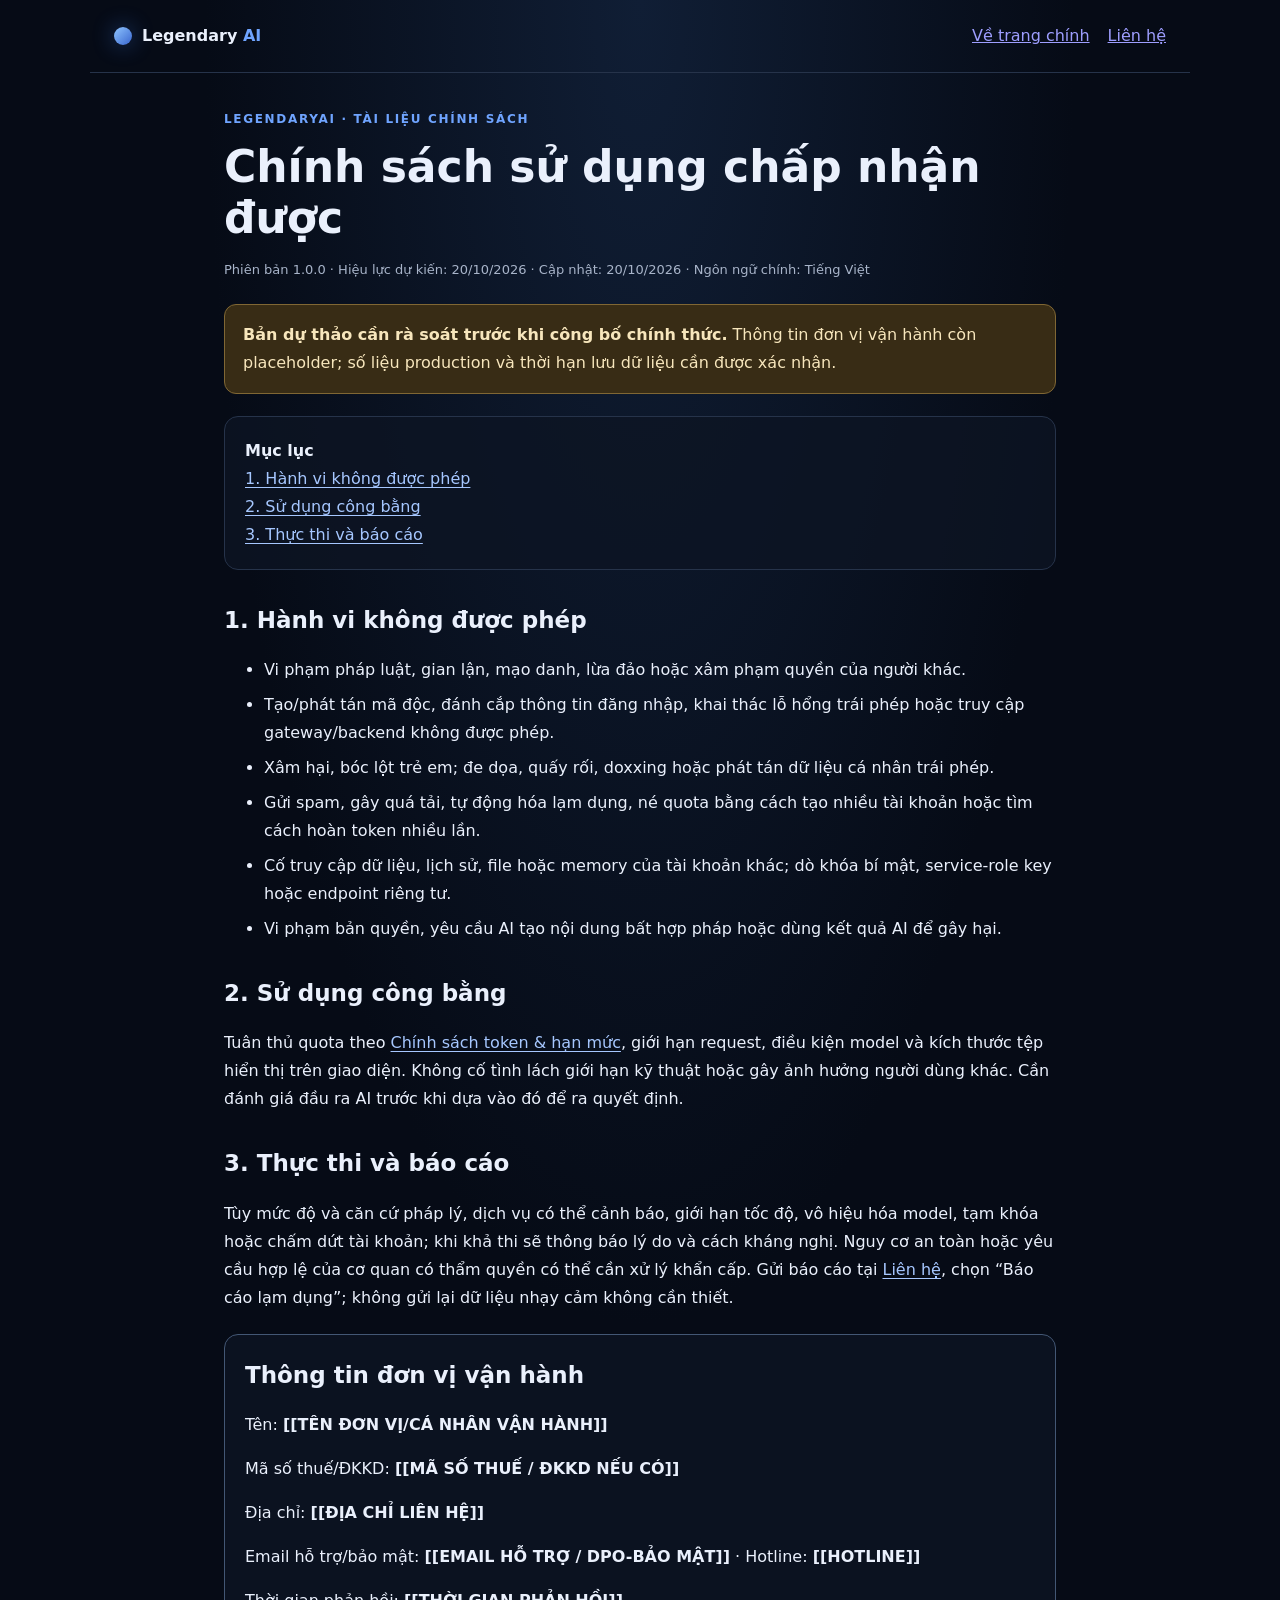
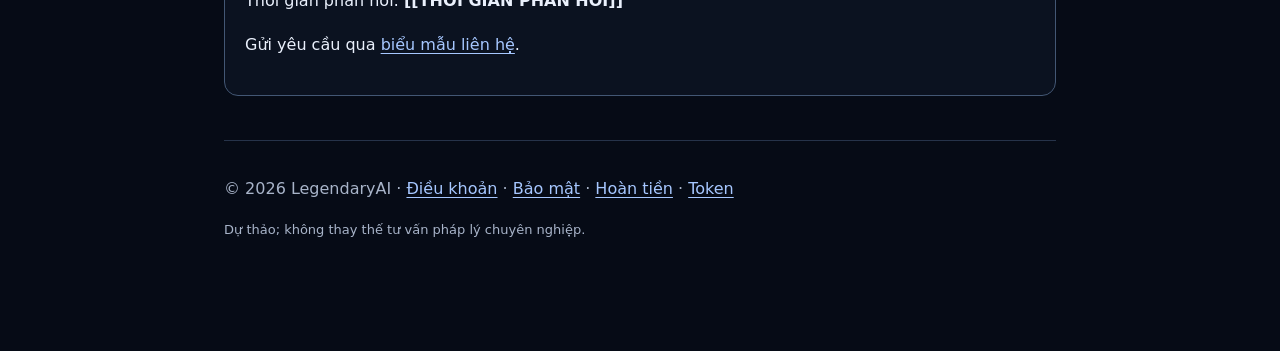
<file: legal/acceptable-use.html>
<!doctype html>
<html lang="vi"><head><meta charset="utf-8"><meta name="viewport" content="width=device-width, initial-scale=1"><title>Chính sách sử dụng chấp nhận được — LegendaryAI</title><meta name="description" content="Chính sách sử dụng chấp nhận được của LegendaryAI. Bản tiếng Việt, phiên bản 1.0.0."><link rel="canonical" href="https://legendaryai.vercel.app/acceptable-use"><link rel="stylesheet" href="/legal/legal.css"><meta name="robots" content="index,follow"></head>
<body><header class="legal-top"><a class="brand" href="/"><span class="orb"></span><span>Legendary <b>AI</b></span></a><nav><a href="/">Về trang chính</a><a href="/contact">Liên hệ</a></nav></header><main class="legal-wrap"><p class="eyebrow">LEGENDARYAI · TÀI LIỆU CHÍNH SÁCH</p><h1>Chính sách sử dụng chấp nhận được</h1><div class="meta">Phiên bản 1.0.0 · Hiệu lực dự kiến: 20/10/2026 · Cập nhật: 20/10/2026 · Ngôn ngữ chính: Tiếng Việt</div><div class="draft-warning"><strong>Bản dự thảo cần rà soát trước khi công bố chính thức.</strong> Thông tin đơn vị vận hành còn placeholder; số liệu production và thời hạn lưu dữ liệu cần được xác nhận.</div><nav class="toc" aria-label="Mục lục"><strong>Mục lục</strong><a href="#prohibited">1. Hành vi không được phép</a><a href="#fair">2. Sử dụng công bằng</a><a href="#enforcement">3. Thực thi và báo cáo</a></nav><section id="prohibited"><h2>1. Hành vi không được phép</h2><ul><li>Vi phạm pháp luật, gian lận, mạo danh, lừa đảo hoặc xâm phạm quyền của người khác.</li><li>Tạo/phát tán mã độc, đánh cắp thông tin đăng nhập, khai thác lỗ hổng trái phép hoặc truy cập gateway/backend không được phép.</li><li>Xâm hại, bóc lột trẻ em; đe dọa, quấy rối, doxxing hoặc phát tán dữ liệu cá nhân trái phép.</li><li>Gửi spam, gây quá tải, tự động hóa lạm dụng, né quota bằng cách tạo nhiều tài khoản hoặc tìm cách hoàn token nhiều lần.</li><li>Cố truy cập dữ liệu, lịch sử, file hoặc memory của tài khoản khác; dò khóa bí mật, service-role key hoặc endpoint riêng tư.</li><li>Vi phạm bản quyền, yêu cầu AI tạo nội dung bất hợp pháp hoặc dùng kết quả AI để gây hại.</li></ul></section>
<section id="fair"><h2>2. Sử dụng công bằng</h2><p>Tuân thủ quota theo <a href="/token-policy">Chính sách token & hạn mức</a>, giới hạn request, điều kiện model và kích thước tệp hiển thị trên giao diện. Không cố tình lách giới hạn kỹ thuật hoặc gây ảnh hưởng người dùng khác. Cần đánh giá đầu ra AI trước khi dựa vào đó để ra quyết định.</p></section>
<section id="enforcement"><h2>3. Thực thi và báo cáo</h2><p>Tùy mức độ và căn cứ pháp lý, dịch vụ có thể cảnh báo, giới hạn tốc độ, vô hiệu hóa model, tạm khóa hoặc chấm dứt tài khoản; khi khả thi sẽ thông báo lý do và cách kháng nghị. Nguy cơ an toàn hoặc yêu cầu hợp lệ của cơ quan có thẩm quyền có thể cần xử lý khẩn cấp. Gửi báo cáo tại <a href="/contact">Liên hệ</a>, chọn “Báo cáo lạm dụng”; không gửi lại dữ liệu nhạy cảm không cần thiết.</p></section>
<section class="operator"><h2>Thông tin đơn vị vận hành</h2><p>Tên: <strong>[[TÊN ĐƠN VỊ/CÁ NHÂN VẬN HÀNH]]</strong></p><p>Mã số thuế/ĐKKD: <strong>[[MÃ SỐ THUẾ / ĐKKD NẾU CÓ]]</strong></p><p>Địa chỉ: <strong>[[ĐỊA CHỈ LIÊN HỆ]]</strong></p><p>Email hỗ trợ/bảo mật: <strong>[[EMAIL HỖ TRỢ / DPO-BẢO MẬT]]</strong> · Hotline: <strong>[[HOTLINE]]</strong></p><p>Thời gian phản hồi: <strong>[[THỜI GIAN PHẢN HỒI]]</strong></p><p>Gửi yêu cầu qua <a href="/contact">biểu mẫu liên hệ</a>.</p></section><footer><p>© 2026 LegendaryAI · <a href="/terms">Điều khoản</a> · <a href="/privacy">Bảo mật</a> · <a href="/refund">Hoàn tiền</a> · <a href="/token-policy">Token</a></p><p class="small">Dự thảo; không thay thế tư vấn pháp lý chuyên nghiệp.</p></footer></main></body></html>
</file>
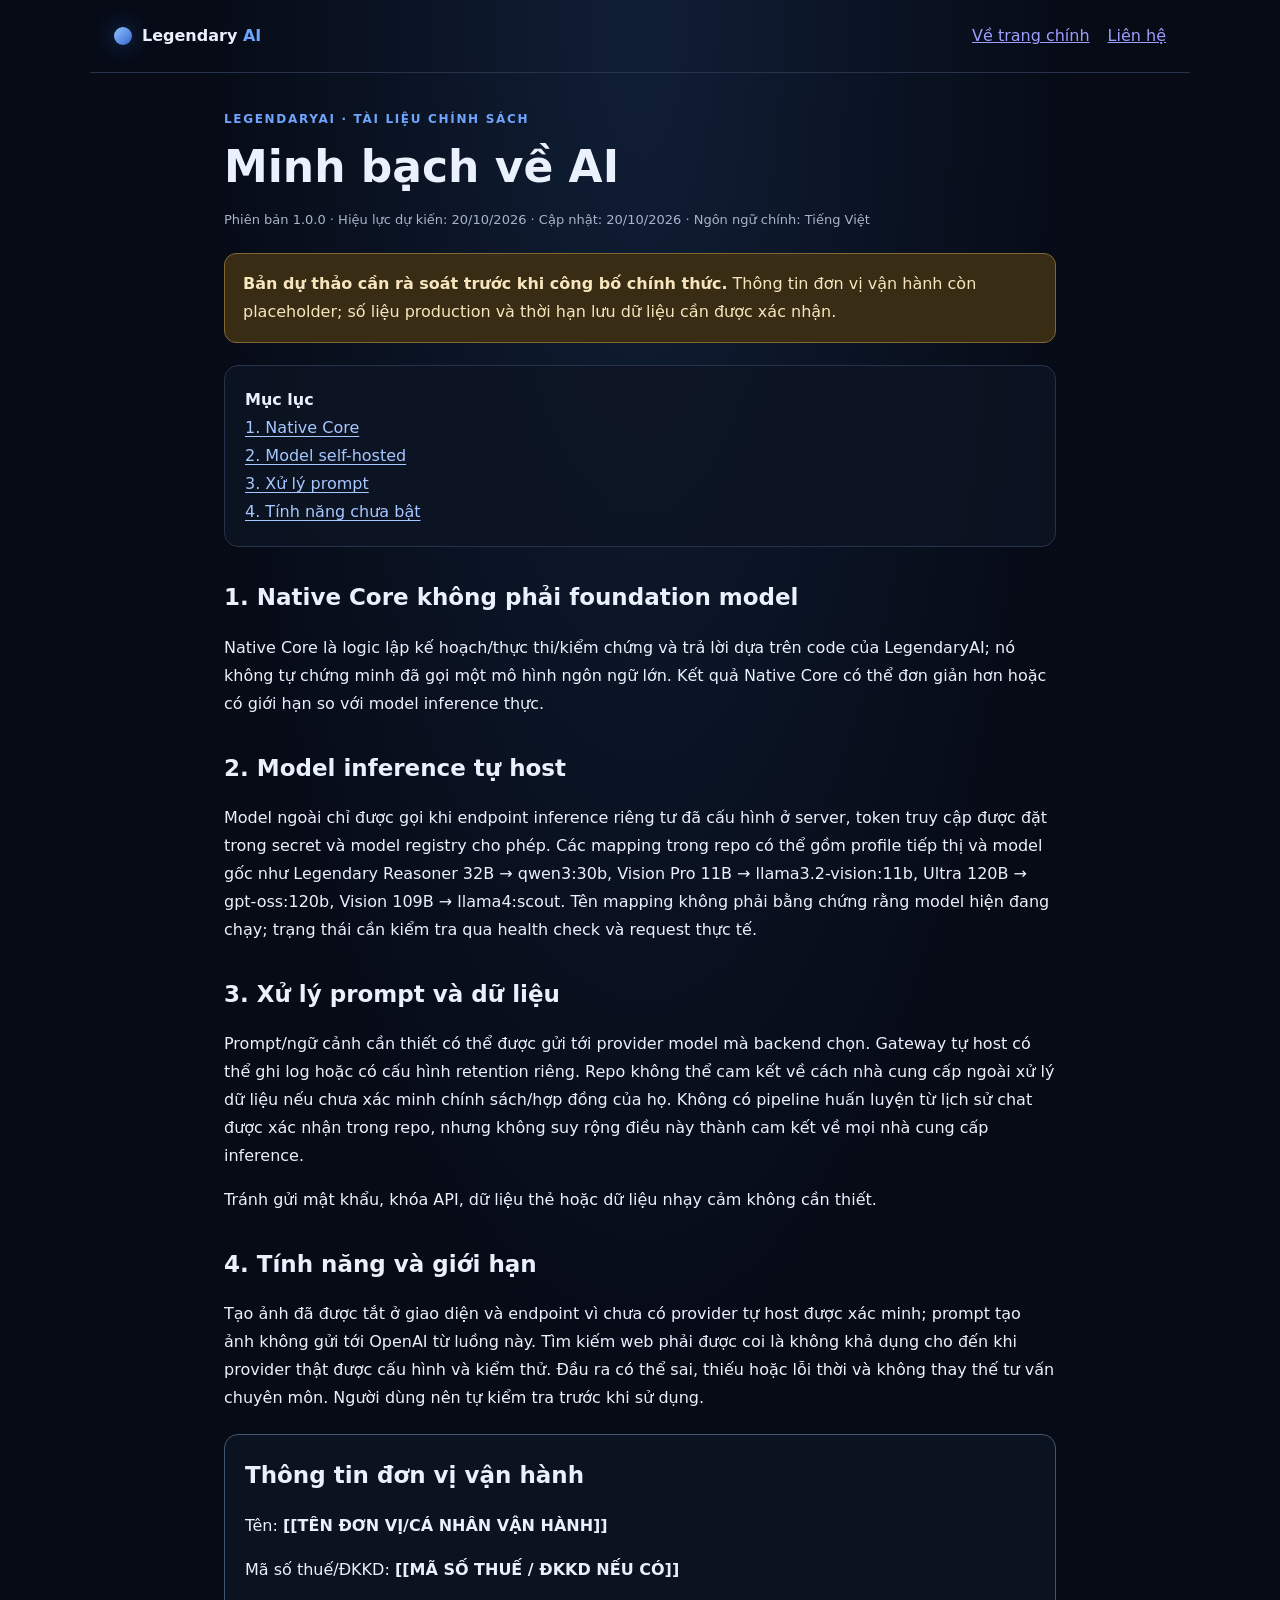
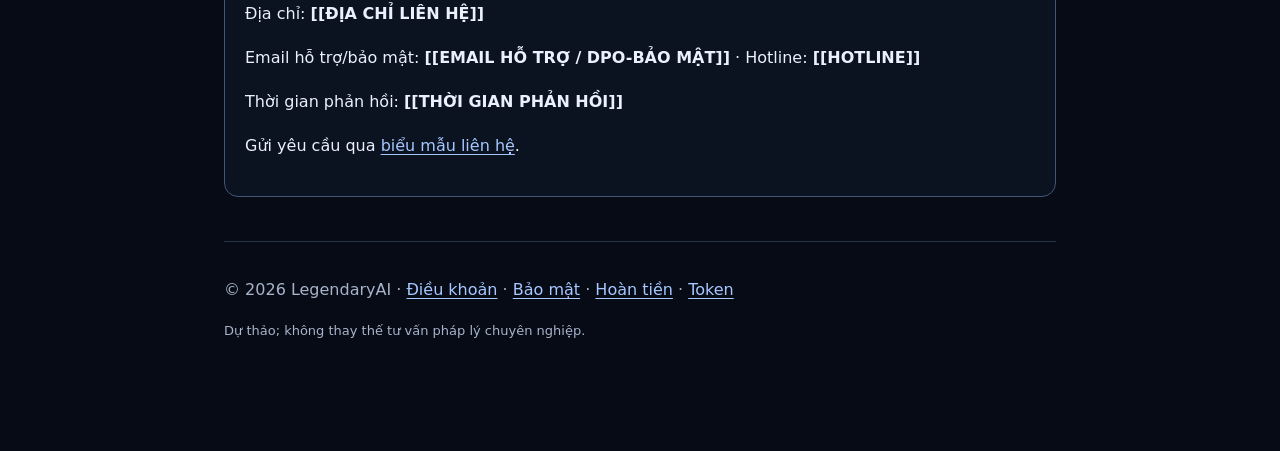
<file: legal/ai-disclosure.html>
<!doctype html>
<html lang="vi"><head><meta charset="utf-8"><meta name="viewport" content="width=device-width, initial-scale=1"><title>Minh bạch về AI — LegendaryAI</title><meta name="description" content="Minh bạch về AI của LegendaryAI. Bản tiếng Việt, phiên bản 1.0.0."><link rel="canonical" href="https://legendaryai.vercel.app/ai-disclosure"><link rel="stylesheet" href="/legal/legal.css"><meta name="robots" content="index,follow"></head>
<body><header class="legal-top"><a class="brand" href="/"><span class="orb"></span><span>Legendary <b>AI</b></span></a><nav><a href="/">Về trang chính</a><a href="/contact">Liên hệ</a></nav></header><main class="legal-wrap"><p class="eyebrow">LEGENDARYAI · TÀI LIỆU CHÍNH SÁCH</p><h1>Minh bạch về AI</h1><div class="meta">Phiên bản 1.0.0 · Hiệu lực dự kiến: 20/10/2026 · Cập nhật: 20/10/2026 · Ngôn ngữ chính: Tiếng Việt</div><div class="draft-warning"><strong>Bản dự thảo cần rà soát trước khi công bố chính thức.</strong> Thông tin đơn vị vận hành còn placeholder; số liệu production và thời hạn lưu dữ liệu cần được xác nhận.</div><nav class="toc" aria-label="Mục lục"><strong>Mục lục</strong><a href="#native">1. Native Core</a><a href="#models">2. Model self-hosted</a><a href="#data">3. Xử lý prompt</a><a href="#features">4. Tính năng chưa bật</a></nav><section id="native"><h2>1. Native Core không phải foundation model</h2><p>Native Core là logic lập kế hoạch/thực thi/kiểm chứng và trả lời dựa trên code của LegendaryAI; nó không tự chứng minh đã gọi một mô hình ngôn ngữ lớn. Kết quả Native Core có thể đơn giản hơn hoặc có giới hạn so với model inference thực.</p></section>
<section id="models"><h2>2. Model inference tự host</h2><p>Model ngoài chỉ được gọi khi endpoint inference riêng tư đã cấu hình ở server, token truy cập được đặt trong secret và model registry cho phép. Các mapping trong repo có thể gồm profile tiếp thị và model gốc như Legendary Reasoner 32B → qwen3:30b, Vision Pro 11B → llama3.2-vision:11b, Ultra 120B → gpt-oss:120b, Vision 109B → llama4:scout. Tên mapping không phải bằng chứng rằng model hiện đang chạy; trạng thái cần kiểm tra qua health check và request thực tế.</p></section>
<section id="data"><h2>3. Xử lý prompt và dữ liệu</h2><p>Prompt/ngữ cảnh cần thiết có thể được gửi tới provider model mà backend chọn. Gateway tự host có thể ghi log hoặc có cấu hình retention riêng. Repo không thể cam kết về cách nhà cung cấp ngoài xử lý dữ liệu nếu chưa xác minh chính sách/hợp đồng của họ. Không có pipeline huấn luyện từ lịch sử chat được xác nhận trong repo, nhưng không suy rộng điều này thành cam kết về mọi nhà cung cấp inference.</p><p>Tránh gửi mật khẩu, khóa API, dữ liệu thẻ hoặc dữ liệu nhạy cảm không cần thiết.</p></section>
<section id="features"><h2>4. Tính năng và giới hạn</h2><p>Tạo ảnh đã được tắt ở giao diện và endpoint vì chưa có provider tự host được xác minh; prompt tạo ảnh không gửi tới OpenAI từ luồng này. Tìm kiếm web phải được coi là không khả dụng cho đến khi provider thật được cấu hình và kiểm thử. Đầu ra có thể sai, thiếu hoặc lỗi thời và không thay thế tư vấn chuyên môn. Người dùng nên tự kiểm tra trước khi sử dụng.</p></section>
<section class="operator"><h2>Thông tin đơn vị vận hành</h2><p>Tên: <strong>[[TÊN ĐƠN VỊ/CÁ NHÂN VẬN HÀNH]]</strong></p><p>Mã số thuế/ĐKKD: <strong>[[MÃ SỐ THUẾ / ĐKKD NẾU CÓ]]</strong></p><p>Địa chỉ: <strong>[[ĐỊA CHỈ LIÊN HỆ]]</strong></p><p>Email hỗ trợ/bảo mật: <strong>[[EMAIL HỖ TRỢ / DPO-BẢO MẬT]]</strong> · Hotline: <strong>[[HOTLINE]]</strong></p><p>Thời gian phản hồi: <strong>[[THỜI GIAN PHẢN HỒI]]</strong></p><p>Gửi yêu cầu qua <a href="/contact">biểu mẫu liên hệ</a>.</p></section><footer><p>© 2026 LegendaryAI · <a href="/terms">Điều khoản</a> · <a href="/privacy">Bảo mật</a> · <a href="/refund">Hoàn tiền</a> · <a href="/token-policy">Token</a></p><p class="small">Dự thảo; không thay thế tư vấn pháp lý chuyên nghiệp.</p></footer></main></body></html>
</file>
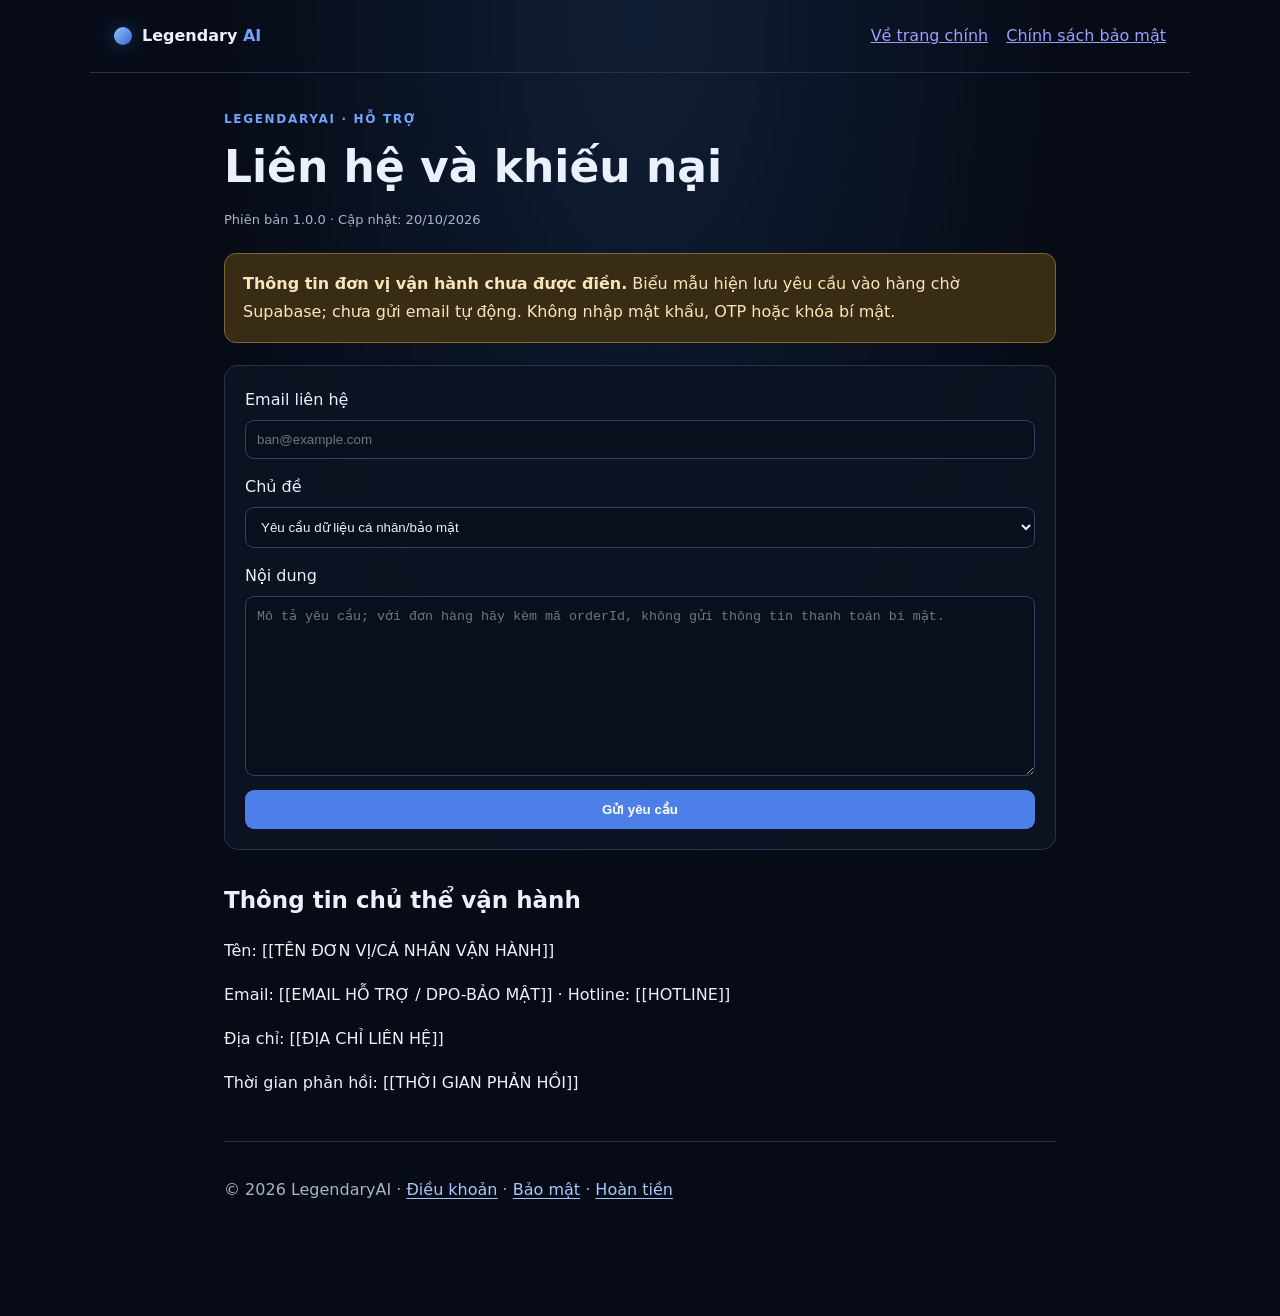
<file: legal/contact.html>
<!doctype html>
<html lang="vi"><head><meta charset="utf-8"><meta name="viewport" content="width=device-width,initial-scale=1"><title>Liên hệ và khiếu nại — LegendaryAI</title><meta name="description" content="Gửi yêu cầu hỗ trợ, quyền dữ liệu cá nhân, thanh toán hoặc báo cáo lạm dụng đến LegendaryAI."><link rel="canonical" href="https://legendaryai.vercel.app/contact"><link rel="stylesheet" href="/legal/legal.css"></head>
<body><header class="legal-top"><a class="brand" href="/"><span class="orb"></span><span>Legendary <b>AI</b></span></a><nav><a href="/">Về trang chính</a><a href="/privacy">Chính sách bảo mật</a></nav></header>
<main class="legal-wrap"><p class="eyebrow">LEGENDARYAI · HỖ TRỢ</p><h1>Liên hệ và khiếu nại</h1><div class="meta">Phiên bản 1.0.0 · Cập nhật: 20/10/2026</div><div class="draft-warning"><strong>Thông tin đơn vị vận hành chưa được điền.</strong> Biểu mẫu hiện lưu yêu cầu vào hàng chờ Supabase; chưa gửi email tự động. Không nhập mật khẩu, OTP hoặc khóa bí mật.</div>
<section class="legal-card"><form id="contactForm" class="contact-form"><label for="contactEmail">Email liên hệ<input id="contactEmail" name="email" type="email" required maxlength="254" autocomplete="email" placeholder="ban@example.com"></label><label for="contactTopic">Chủ đề<select id="contactTopic" name="topic" required><option value="privacy">Yêu cầu dữ liệu cá nhân/bảo mật</option><option value="billing">Thanh toán / đơn hàng / hoàn tiền</option><option value="bug">Báo lỗi kỹ thuật</option><option value="abuse">Báo cáo lạm dụng/vi phạm</option><option value="other">Khác</option></select></label><label for="contactMessage">Nội dung<textarea id="contactMessage" name="message" required minlength="15" maxlength="15000" placeholder="Mô tả yêu cầu; với đơn hàng hãy kèm mã orderId, không gửi thông tin thanh toán bí mật."></textarea></label><button type="submit" id="contactSubmit">Gửi yêu cầu</button><p id="contactStatus" class="status" role="status" aria-live="polite" hidden></p></form></section>
<section><h2>Thông tin chủ thể vận hành</h2><p>Tên: [[TÊN ĐƠN VỊ/CÁ NHÂN VẬN HÀNH]]</p><p>Email: [[EMAIL HỖ TRỢ / DPO-BẢO MẬT]] · Hotline: [[HOTLINE]]</p><p>Địa chỉ: [[ĐỊA CHỈ LIÊN HỆ]]</p><p>Thời gian phản hồi: [[THỜI GIAN PHẢN HỒI]]</p></section>
<footer><p>© 2026 LegendaryAI · <a href="/terms">Điều khoản</a> · <a href="/privacy">Bảo mật</a> · <a href="/refund">Hoàn tiền</a></p></footer></main>
<script src="/js/supabase-config.js"></script><script src="/legal/contact.js" defer></script></body></html>
</file>
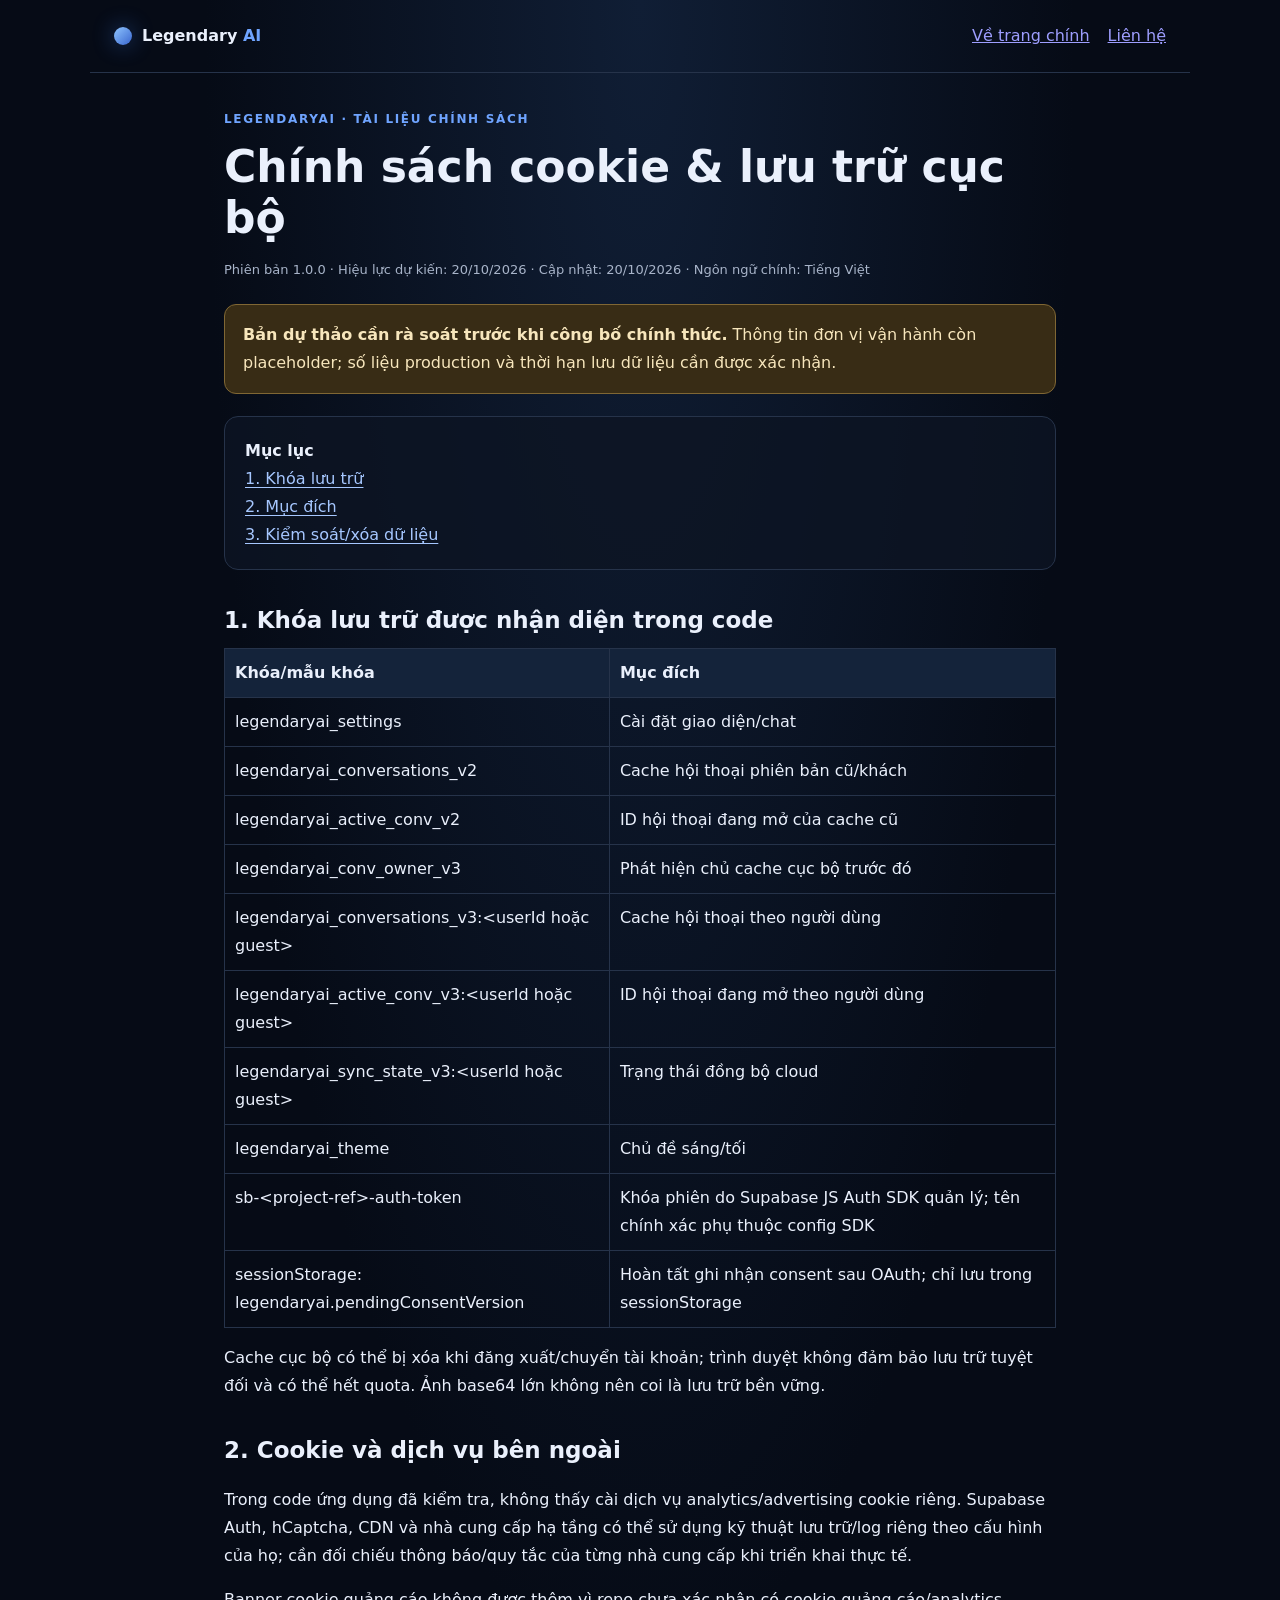
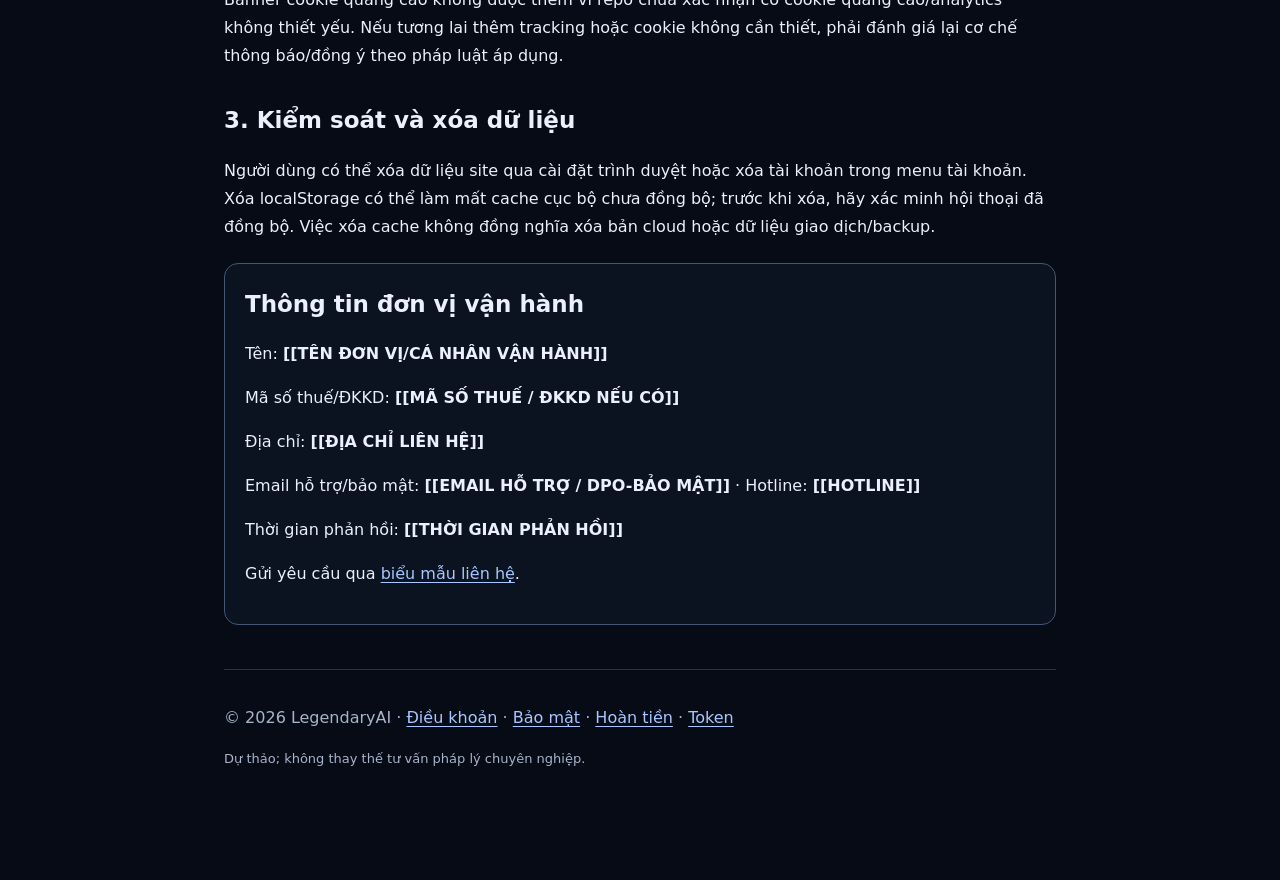
<file: legal/cookies.html>
<!doctype html>
<html lang="vi"><head><meta charset="utf-8"><meta name="viewport" content="width=device-width, initial-scale=1"><title>Chính sách cookie & lưu trữ cục bộ — LegendaryAI</title><meta name="description" content="Chính sách cookie & lưu trữ cục bộ của LegendaryAI. Bản tiếng Việt, phiên bản 1.0.0."><link rel="canonical" href="https://legendaryai.vercel.app/cookies"><link rel="stylesheet" href="/legal/legal.css"><meta name="robots" content="index,follow"></head>
<body><header class="legal-top"><a class="brand" href="/"><span class="orb"></span><span>Legendary <b>AI</b></span></a><nav><a href="/">Về trang chính</a><a href="/contact">Liên hệ</a></nav></header><main class="legal-wrap"><p class="eyebrow">LEGENDARYAI · TÀI LIỆU CHÍNH SÁCH</p><h1>Chính sách cookie & lưu trữ cục bộ</h1><div class="meta">Phiên bản 1.0.0 · Hiệu lực dự kiến: 20/10/2026 · Cập nhật: 20/10/2026 · Ngôn ngữ chính: Tiếng Việt</div><div class="draft-warning"><strong>Bản dự thảo cần rà soát trước khi công bố chính thức.</strong> Thông tin đơn vị vận hành còn placeholder; số liệu production và thời hạn lưu dữ liệu cần được xác nhận.</div><nav class="toc" aria-label="Mục lục"><strong>Mục lục</strong><a href="#keys">1. Khóa lưu trữ</a><a href="#purpose">2. Mục đích</a><a href="#choices">3. Kiểm soát/xóa dữ liệu</a></nav><section id="keys"><h2>1. Khóa lưu trữ được nhận diện trong code</h2><table><thead><tr><th>Khóa/mẫu khóa</th><th>Mục đích</th></tr></thead><tbody><tr><td>legendaryai_settings</td><td>Cài đặt giao diện/chat</td></tr><tr><td>legendaryai_conversations_v2</td><td>Cache hội thoại phiên bản cũ/khách</td></tr><tr><td>legendaryai_active_conv_v2</td><td>ID hội thoại đang mở của cache cũ</td></tr><tr><td>legendaryai_conv_owner_v3</td><td>Phát hiện chủ cache cục bộ trước đó</td></tr><tr><td>legendaryai_conversations_v3:&lt;userId hoặc guest&gt;</td><td>Cache hội thoại theo người dùng</td></tr><tr><td>legendaryai_active_conv_v3:&lt;userId hoặc guest&gt;</td><td>ID hội thoại đang mở theo người dùng</td></tr><tr><td>legendaryai_sync_state_v3:&lt;userId hoặc guest&gt;</td><td>Trạng thái đồng bộ cloud</td></tr><tr><td>legendaryai_theme</td><td>Chủ đề sáng/tối</td></tr><tr><td>sb-&lt;project-ref&gt;-auth-token</td><td>Khóa phiên do Supabase JS Auth SDK quản lý; tên chính xác phụ thuộc config SDK</td></tr><tr><td>sessionStorage: legendaryai.pendingConsentVersion</td><td>Hoàn tất ghi nhận consent sau OAuth; chỉ lưu trong sessionStorage</td></tr></tbody></table><p>Cache cục bộ có thể bị xóa khi đăng xuất/chuyển tài khoản; trình duyệt không đảm bảo lưu trữ tuyệt đối và có thể hết quota. Ảnh base64 lớn không nên coi là lưu trữ bền vững.</p></section>
<section id="purpose"><h2>2. Cookie và dịch vụ bên ngoài</h2><p>Trong code ứng dụng đã kiểm tra, không thấy cài dịch vụ analytics/advertising cookie riêng. Supabase Auth, hCaptcha, CDN và nhà cung cấp hạ tầng có thể sử dụng kỹ thuật lưu trữ/log riêng theo cấu hình của họ; cần đối chiếu thông báo/quy tắc của từng nhà cung cấp khi triển khai thực tế.</p><p>Banner cookie quảng cáo không được thêm vì repo chưa xác nhận có cookie quảng cáo/analytics không thiết yếu. Nếu tương lai thêm tracking hoặc cookie không cần thiết, phải đánh giá lại cơ chế thông báo/đồng ý theo pháp luật áp dụng.</p></section>
<section id="choices"><h2>3. Kiểm soát và xóa dữ liệu</h2><p>Người dùng có thể xóa dữ liệu site qua cài đặt trình duyệt hoặc xóa tài khoản trong menu tài khoản. Xóa localStorage có thể làm mất cache cục bộ chưa đồng bộ; trước khi xóa, hãy xác minh hội thoại đã đồng bộ. Việc xóa cache không đồng nghĩa xóa bản cloud hoặc dữ liệu giao dịch/backup.</p></section>
<section class="operator"><h2>Thông tin đơn vị vận hành</h2><p>Tên: <strong>[[TÊN ĐƠN VỊ/CÁ NHÂN VẬN HÀNH]]</strong></p><p>Mã số thuế/ĐKKD: <strong>[[MÃ SỐ THUẾ / ĐKKD NẾU CÓ]]</strong></p><p>Địa chỉ: <strong>[[ĐỊA CHỈ LIÊN HỆ]]</strong></p><p>Email hỗ trợ/bảo mật: <strong>[[EMAIL HỖ TRỢ / DPO-BẢO MẬT]]</strong> · Hotline: <strong>[[HOTLINE]]</strong></p><p>Thời gian phản hồi: <strong>[[THỜI GIAN PHẢN HỒI]]</strong></p><p>Gửi yêu cầu qua <a href="/contact">biểu mẫu liên hệ</a>.</p></section><footer><p>© 2026 LegendaryAI · <a href="/terms">Điều khoản</a> · <a href="/privacy">Bảo mật</a> · <a href="/refund">Hoàn tiền</a> · <a href="/token-policy">Token</a></p><p class="small">Dự thảo; không thay thế tư vấn pháp lý chuyên nghiệp.</p></footer></main></body></html>
</file>
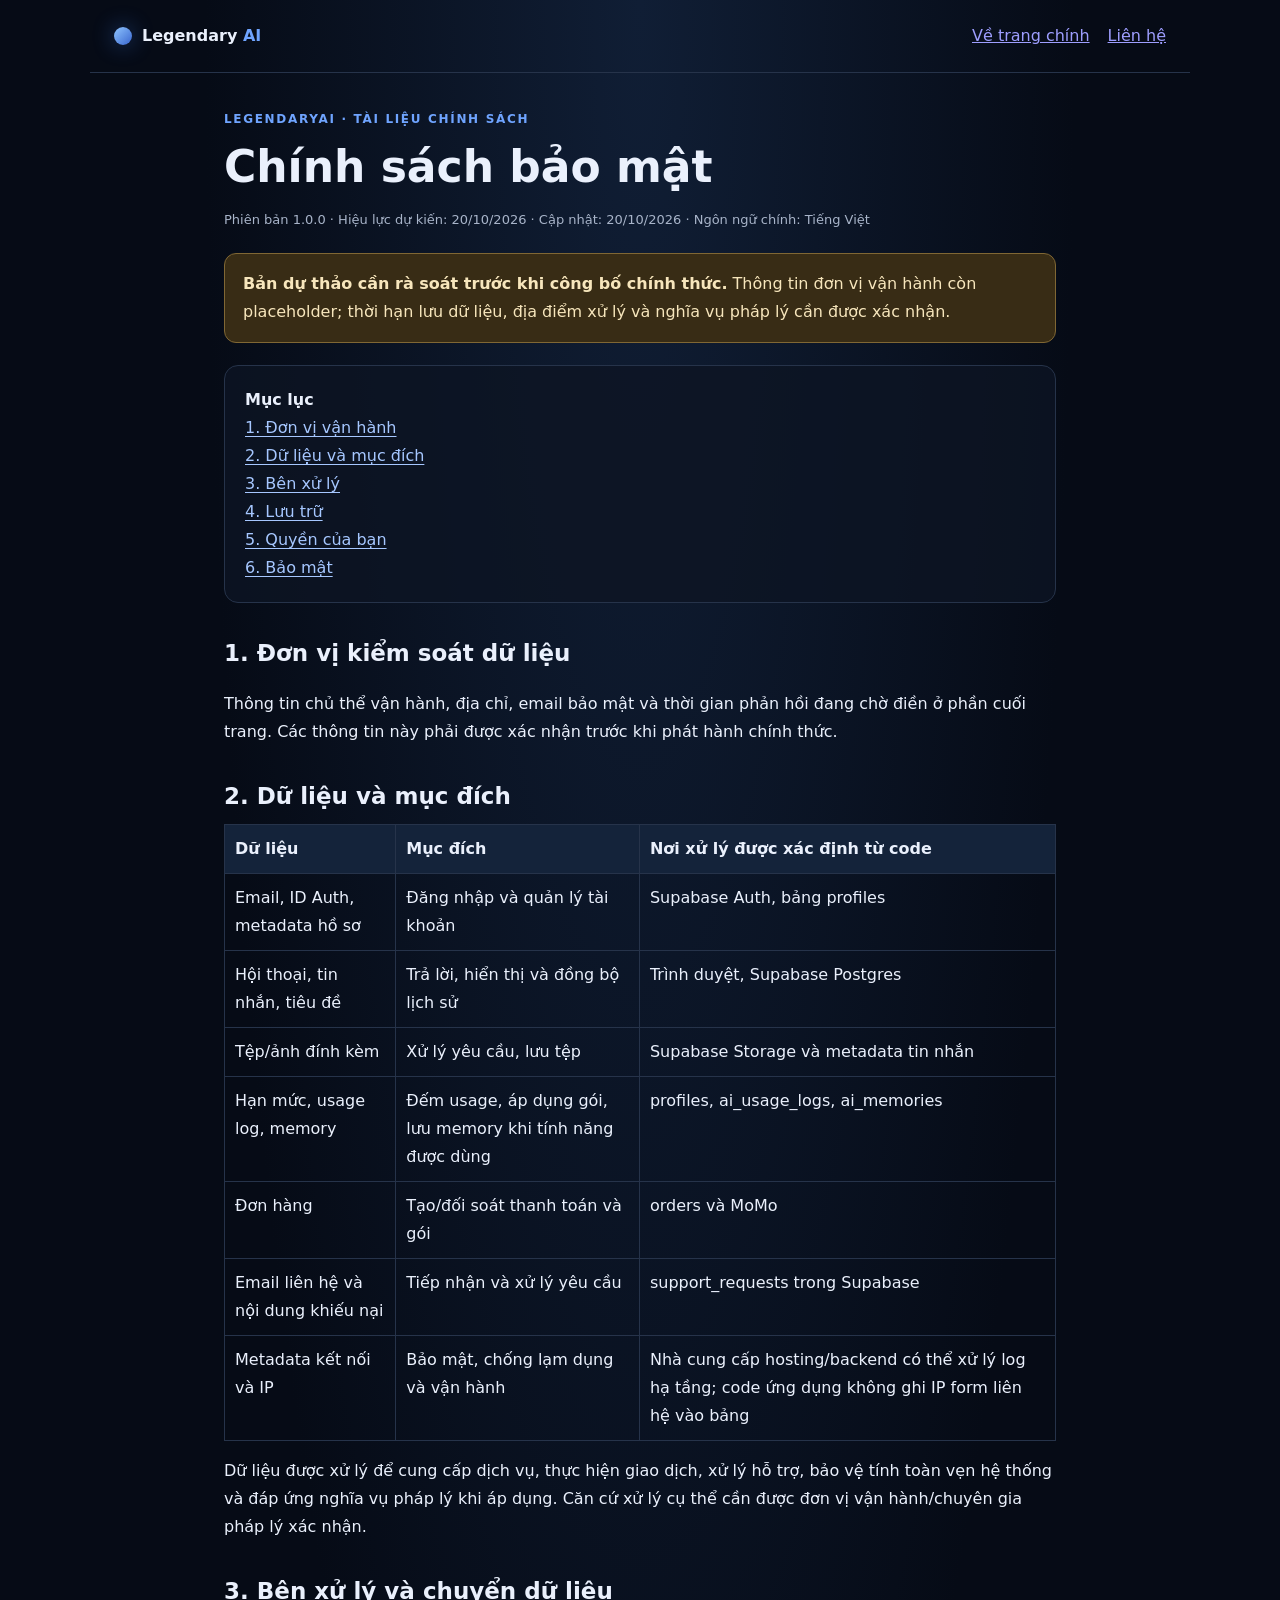
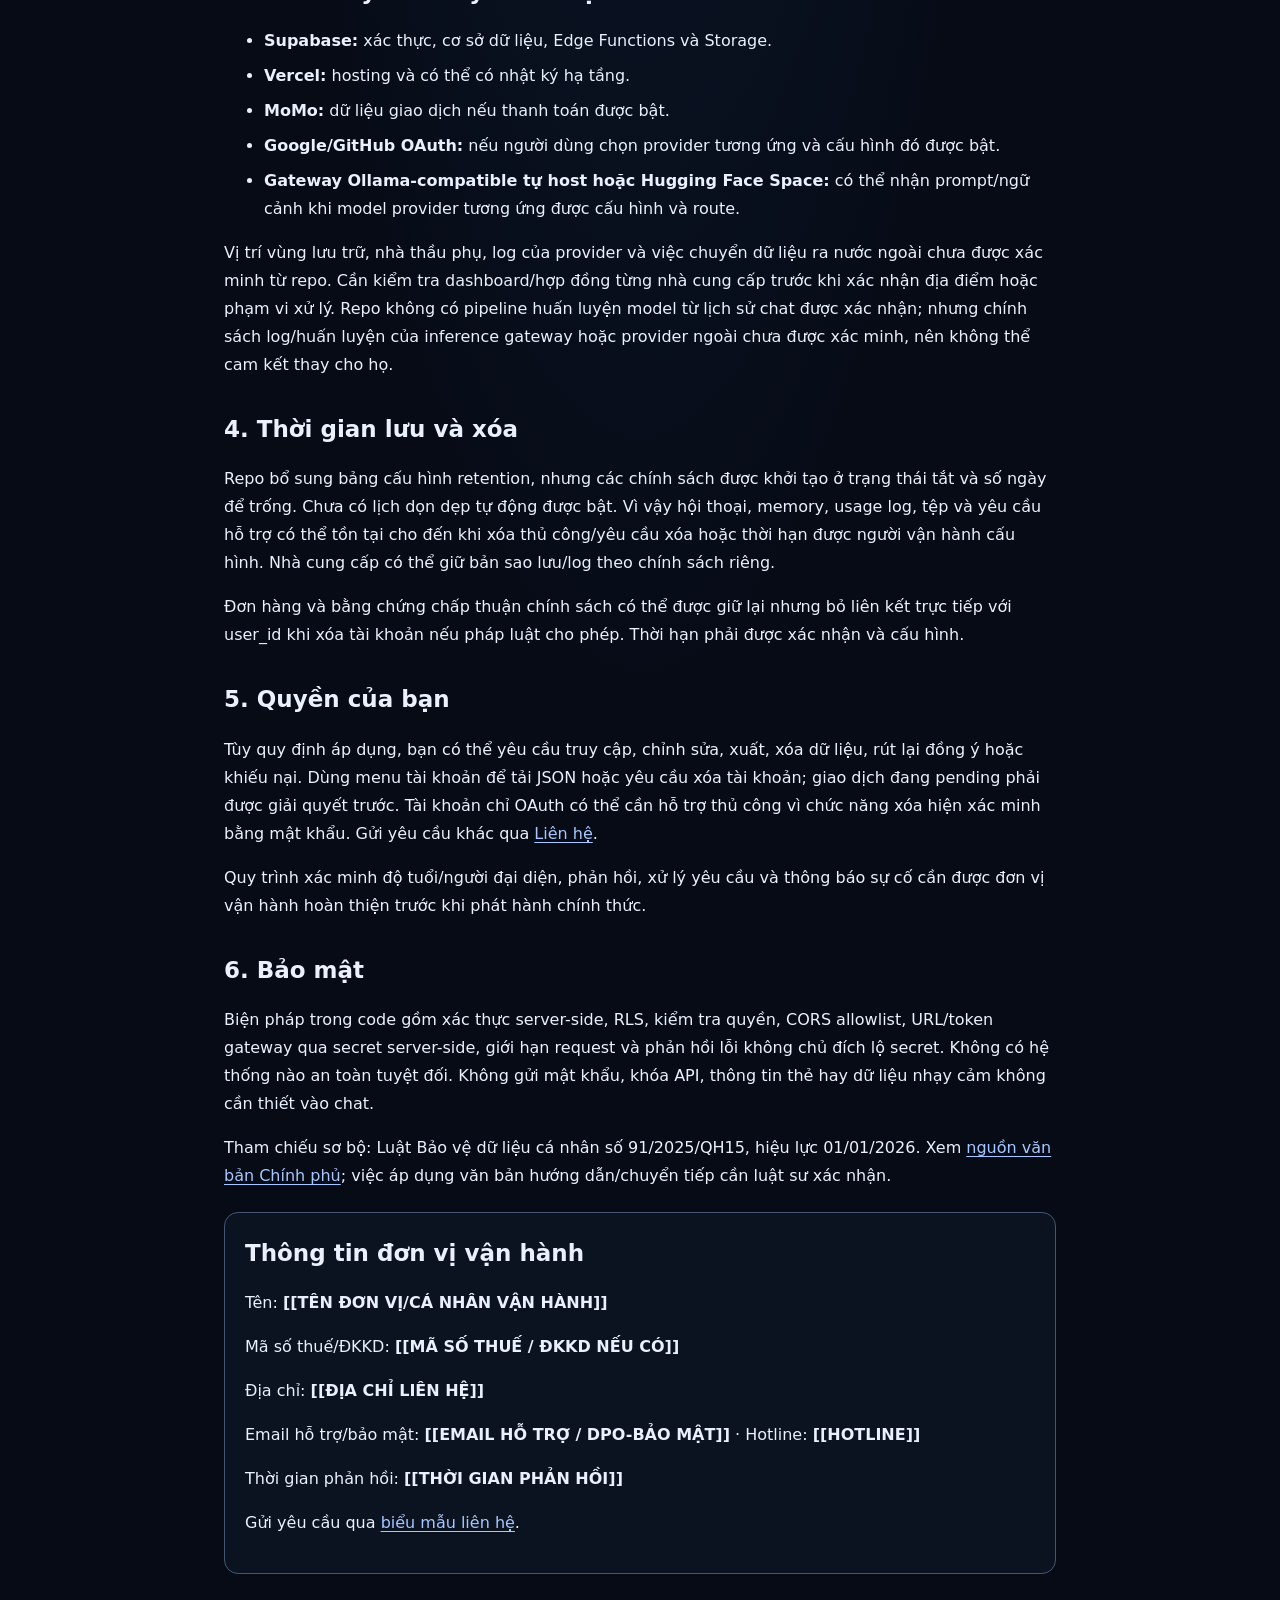
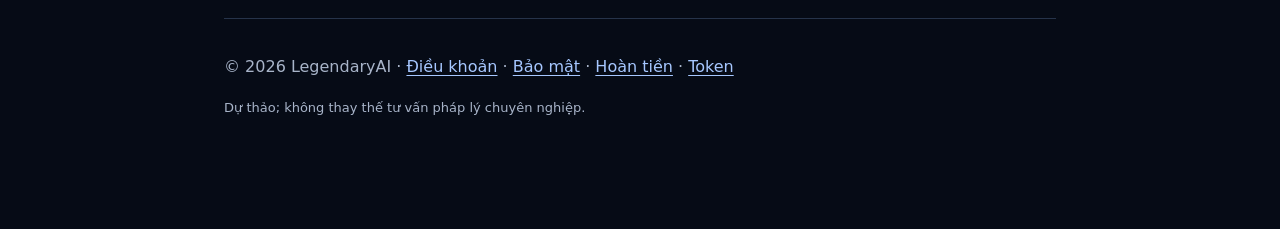
<file: legal/privacy.html>
<!doctype html>
<html lang="vi"><head><meta charset="utf-8"><meta name="viewport" content="width=device-width, initial-scale=1"><title>Chính sách bảo mật — LegendaryAI</title><meta name="description" content="Chính sách bảo mật của LegendaryAI. Bản tiếng Việt, phiên bản 1.0.0."><link rel="canonical" href="https://legendaryai.vercel.app/privacy"><link rel="stylesheet" href="/legal/legal.css"><meta name="robots" content="index,follow"></head>
<body><header class="legal-top"><a class="brand" href="/"><span class="orb"></span><span>Legendary <b>AI</b></span></a><nav><a href="/">Về trang chính</a><a href="/contact">Liên hệ</a></nav></header><main class="legal-wrap"><p class="eyebrow">LEGENDARYAI · TÀI LIỆU CHÍNH SÁCH</p><h1>Chính sách bảo mật</h1><div class="meta">Phiên bản 1.0.0 · Hiệu lực dự kiến: 20/10/2026 · Cập nhật: 20/10/2026 · Ngôn ngữ chính: Tiếng Việt</div><div class="draft-warning"><strong>Bản dự thảo cần rà soát trước khi công bố chính thức.</strong> Thông tin đơn vị vận hành còn placeholder; thời hạn lưu dữ liệu, địa điểm xử lý và nghĩa vụ pháp lý cần được xác nhận.</div><nav class="toc" aria-label="Mục lục"><strong>Mục lục</strong><a href="#controller">1. Đơn vị vận hành</a><a href="#data">2. Dữ liệu và mục đích</a><a href="#processors">3. Bên xử lý</a><a href="#retention">4. Lưu trữ</a><a href="#rights">5. Quyền của bạn</a><a href="#security">6. Bảo mật</a></nav><section id="controller"><h2>1. Đơn vị kiểm soát dữ liệu</h2><p>Thông tin chủ thể vận hành, địa chỉ, email bảo mật và thời gian phản hồi đang chờ điền ở phần cuối trang. Các thông tin này phải được xác nhận trước khi phát hành chính thức.</p></section>
<section id="data"><h2>2. Dữ liệu và mục đích</h2><table><thead><tr><th>Dữ liệu</th><th>Mục đích</th><th>Nơi xử lý được xác định từ code</th></tr></thead><tbody><tr><td>Email, ID Auth, metadata hồ sơ</td><td>Đăng nhập và quản lý tài khoản</td><td>Supabase Auth, bảng profiles</td></tr><tr><td>Hội thoại, tin nhắn, tiêu đề</td><td>Trả lời, hiển thị và đồng bộ lịch sử</td><td>Trình duyệt, Supabase Postgres</td></tr><tr><td>Tệp/ảnh đính kèm</td><td>Xử lý yêu cầu, lưu tệp</td><td>Supabase Storage và metadata tin nhắn</td></tr><tr><td>Hạn mức, usage log, memory</td><td>Đếm usage, áp dụng gói, lưu memory khi tính năng được dùng</td><td>profiles, ai_usage_logs, ai_memories</td></tr><tr><td>Đơn hàng</td><td>Tạo/đối soát thanh toán và gói</td><td>orders và MoMo</td></tr><tr><td>Email liên hệ và nội dung khiếu nại</td><td>Tiếp nhận và xử lý yêu cầu</td><td>support_requests trong Supabase</td></tr><tr><td>Metadata kết nối và IP</td><td>Bảo mật, chống lạm dụng và vận hành</td><td>Nhà cung cấp hosting/backend có thể xử lý log hạ tầng; code ứng dụng không ghi IP form liên hệ vào bảng</td></tr></tbody></table><p>Dữ liệu được xử lý để cung cấp dịch vụ, thực hiện giao dịch, xử lý hỗ trợ, bảo vệ tính toàn vẹn hệ thống và đáp ứng nghĩa vụ pháp lý khi áp dụng. Căn cứ xử lý cụ thể cần được đơn vị vận hành/chuyên gia pháp lý xác nhận.</p></section>
<section id="processors"><h2>3. Bên xử lý và chuyển dữ liệu</h2><ul><li><strong>Supabase:</strong> xác thực, cơ sở dữ liệu, Edge Functions và Storage.</li><li><strong>Vercel:</strong> hosting và có thể có nhật ký hạ tầng.</li><li><strong>MoMo:</strong> dữ liệu giao dịch nếu thanh toán được bật.</li><li><strong>Google/GitHub OAuth:</strong> nếu người dùng chọn provider tương ứng và cấu hình đó được bật.</li><li><strong>Gateway Ollama-compatible tự host hoặc Hugging Face Space:</strong> có thể nhận prompt/ngữ cảnh khi model provider tương ứng được cấu hình và route.</li></ul><p>Vị trí vùng lưu trữ, nhà thầu phụ, log của provider và việc chuyển dữ liệu ra nước ngoài chưa được xác minh từ repo. Cần kiểm tra dashboard/hợp đồng từng nhà cung cấp trước khi xác nhận địa điểm hoặc phạm vi xử lý. Repo không có pipeline huấn luyện model từ lịch sử chat được xác nhận; nhưng chính sách log/huấn luyện của inference gateway hoặc provider ngoài chưa được xác minh, nên không thể cam kết thay cho họ.</p></section>
<section id="retention"><h2>4. Thời gian lưu và xóa</h2><p>Repo bổ sung bảng cấu hình retention, nhưng các chính sách được khởi tạo ở trạng thái tắt và số ngày để trống. Chưa có lịch dọn dẹp tự động được bật. Vì vậy hội thoại, memory, usage log, tệp và yêu cầu hỗ trợ có thể tồn tại cho đến khi xóa thủ công/yêu cầu xóa hoặc thời hạn được người vận hành cấu hình. Nhà cung cấp có thể giữ bản sao lưu/log theo chính sách riêng.</p><p>Đơn hàng và bằng chứng chấp thuận chính sách có thể được giữ lại nhưng bỏ liên kết trực tiếp với user_id khi xóa tài khoản nếu pháp luật cho phép. Thời hạn phải được xác nhận và cấu hình.</p></section>
<section id="rights"><h2>5. Quyền của bạn</h2><p>Tùy quy định áp dụng, bạn có thể yêu cầu truy cập, chỉnh sửa, xuất, xóa dữ liệu, rút lại đồng ý hoặc khiếu nại. Dùng menu tài khoản để tải JSON hoặc yêu cầu xóa tài khoản; giao dịch đang pending phải được giải quyết trước. Tài khoản chỉ OAuth có thể cần hỗ trợ thủ công vì chức năng xóa hiện xác minh bằng mật khẩu. Gửi yêu cầu khác qua <a href="/contact">Liên hệ</a>.</p><p>Quy trình xác minh độ tuổi/người đại diện, phản hồi, xử lý yêu cầu và thông báo sự cố cần được đơn vị vận hành hoàn thiện trước khi phát hành chính thức.</p></section>
<section id="security"><h2>6. Bảo mật</h2><p>Biện pháp trong code gồm xác thực server-side, RLS, kiểm tra quyền, CORS allowlist, URL/token gateway qua secret server-side, giới hạn request và phản hồi lỗi không chủ đích lộ secret. Không có hệ thống nào an toàn tuyệt đối. Không gửi mật khẩu, khóa API, thông tin thẻ hay dữ liệu nhạy cảm không cần thiết vào chat.</p><p>Tham chiếu sơ bộ: Luật Bảo vệ dữ liệu cá nhân số 91/2025/QH15, hiệu lực 01/01/2026. Xem <a href="https://vanban.chinhphu.vn/?classid=1&docid=214590&pageid=27160&typegroup=" target="_blank" rel="noopener noreferrer">nguồn văn bản Chính phủ</a>; việc áp dụng văn bản hướng dẫn/chuyển tiếp cần luật sư xác nhận.</p></section>
<section class="operator"><h2>Thông tin đơn vị vận hành</h2><p>Tên: <strong>[[TÊN ĐƠN VỊ/CÁ NHÂN VẬN HÀNH]]</strong></p><p>Mã số thuế/ĐKKD: <strong>[[MÃ SỐ THUẾ / ĐKKD NẾU CÓ]]</strong></p><p>Địa chỉ: <strong>[[ĐỊA CHỈ LIÊN HỆ]]</strong></p><p>Email hỗ trợ/bảo mật: <strong>[[EMAIL HỖ TRỢ / DPO-BẢO MẬT]]</strong> · Hotline: <strong>[[HOTLINE]]</strong></p><p>Thời gian phản hồi: <strong>[[THỜI GIAN PHẢN HỒI]]</strong></p><p>Gửi yêu cầu qua <a href="/contact">biểu mẫu liên hệ</a>.</p></section><footer><p>© 2026 LegendaryAI · <a href="/terms">Điều khoản</a> · <a href="/privacy">Bảo mật</a> · <a href="/refund">Hoàn tiền</a> · <a href="/token-policy">Token</a></p><p class="small">Dự thảo; không thay thế tư vấn pháp lý chuyên nghiệp.</p></footer></main></body></html>
</file>
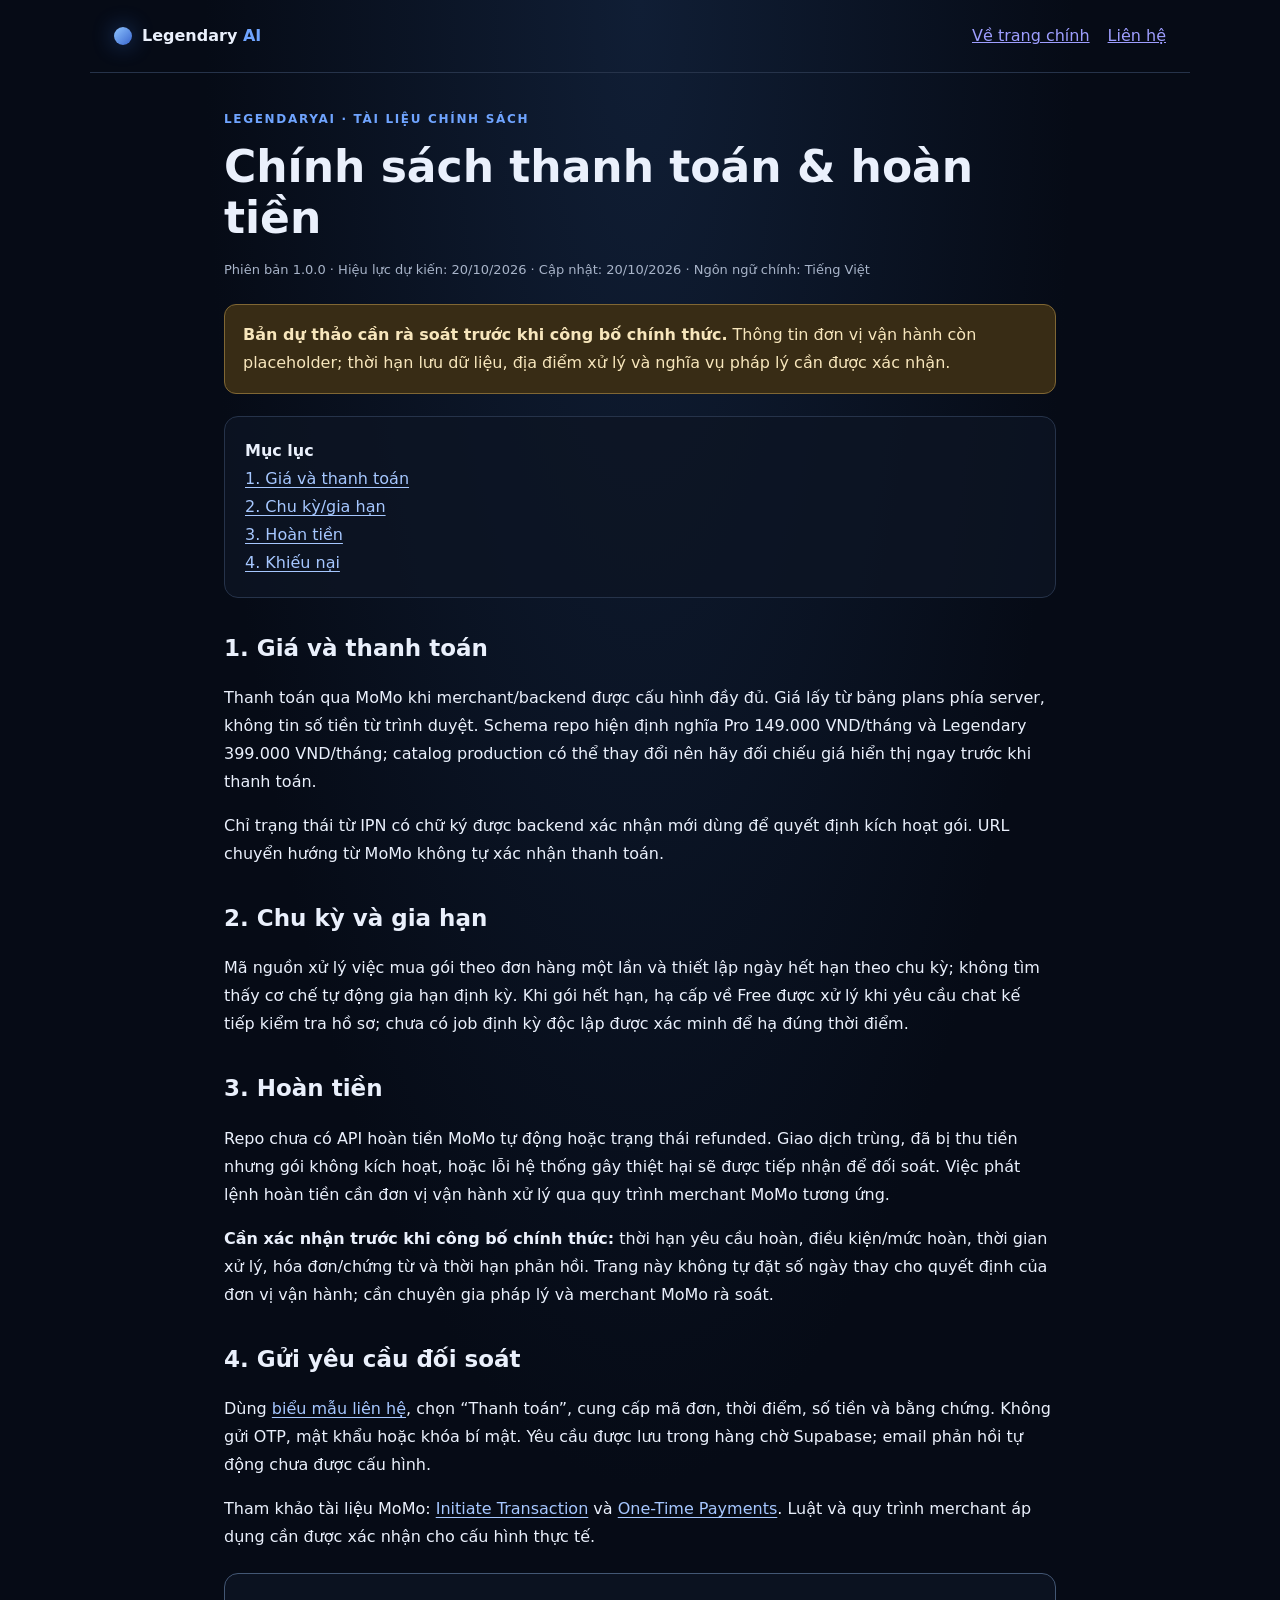
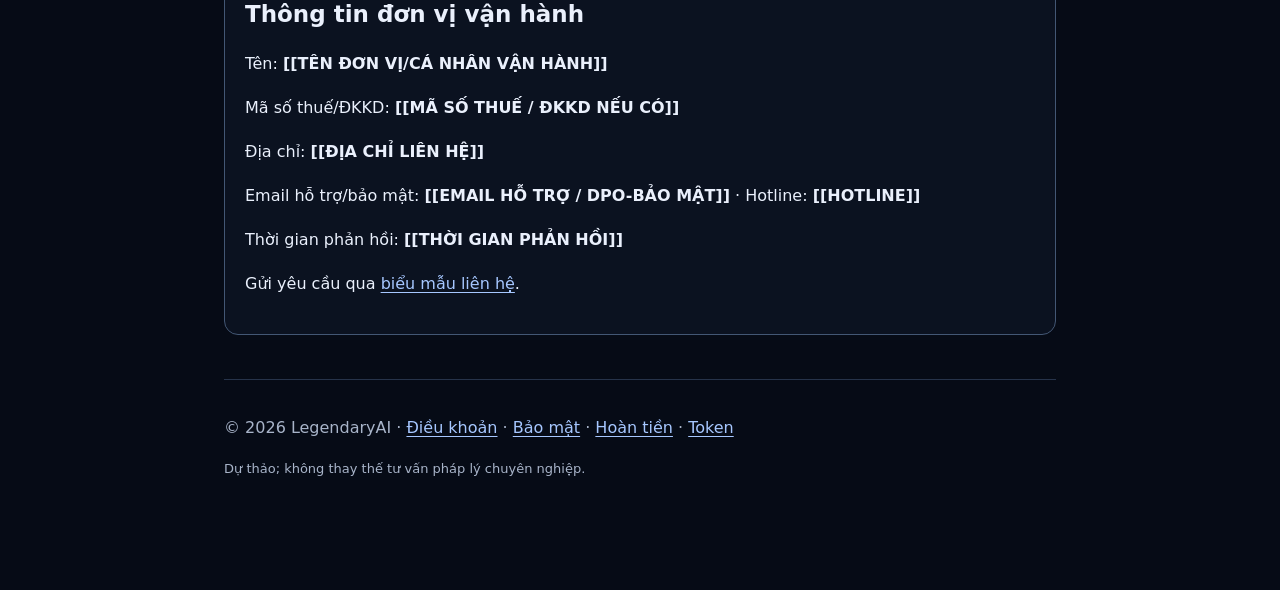
<file: legal/refund.html>
<!doctype html>
<html lang="vi"><head><meta charset="utf-8"><meta name="viewport" content="width=device-width, initial-scale=1"><title>Chính sách thanh toán & hoàn tiền — LegendaryAI</title><meta name="description" content="Chính sách thanh toán & hoàn tiền của LegendaryAI. Bản tiếng Việt, phiên bản 1.0.0."><link rel="canonical" href="https://legendaryai.vercel.app/refund"><link rel="stylesheet" href="/legal/legal.css"><meta name="robots" content="index,follow"></head>
<body><header class="legal-top"><a class="brand" href="/"><span class="orb"></span><span>Legendary <b>AI</b></span></a><nav><a href="/">Về trang chính</a><a href="/contact">Liên hệ</a></nav></header><main class="legal-wrap"><p class="eyebrow">LEGENDARYAI · TÀI LIỆU CHÍNH SÁCH</p><h1>Chính sách thanh toán & hoàn tiền</h1><div class="meta">Phiên bản 1.0.0 · Hiệu lực dự kiến: 20/10/2026 · Cập nhật: 20/10/2026 · Ngôn ngữ chính: Tiếng Việt</div><div class="draft-warning"><strong>Bản dự thảo cần rà soát trước khi công bố chính thức.</strong> Thông tin đơn vị vận hành còn placeholder; thời hạn lưu dữ liệu, địa điểm xử lý và nghĩa vụ pháp lý cần được xác nhận.</div><nav class="toc" aria-label="Mục lục"><strong>Mục lục</strong><a href="#payment">1. Giá và thanh toán</a><a href="#cycle">2. Chu kỳ/gia hạn</a><a href="#refund-rules">3. Hoàn tiền</a><a href="#request">4. Khiếu nại</a></nav><section id="payment"><h2>1. Giá và thanh toán</h2><p>Thanh toán qua MoMo khi merchant/backend được cấu hình đầy đủ. Giá lấy từ bảng plans phía server, không tin số tiền từ trình duyệt. Schema repo hiện định nghĩa Pro 149.000 VND/tháng và Legendary 399.000 VND/tháng; catalog production có thể thay đổi nên hãy đối chiếu giá hiển thị ngay trước khi thanh toán.</p><p>Chỉ trạng thái từ IPN có chữ ký được backend xác nhận mới dùng để quyết định kích hoạt gói. URL chuyển hướng từ MoMo không tự xác nhận thanh toán.</p></section>
<section id="cycle"><h2>2. Chu kỳ và gia hạn</h2><p>Mã nguồn xử lý việc mua gói theo đơn hàng một lần và thiết lập ngày hết hạn theo chu kỳ; không tìm thấy cơ chế tự động gia hạn định kỳ. Khi gói hết hạn, hạ cấp về Free được xử lý khi yêu cầu chat kế tiếp kiểm tra hồ sơ; chưa có job định kỳ độc lập được xác minh để hạ đúng thời điểm.</p></section>
<section id="refund-rules"><h2>3. Hoàn tiền</h2><p>Repo chưa có API hoàn tiền MoMo tự động hoặc trạng thái refunded. Giao dịch trùng, đã bị thu tiền nhưng gói không kích hoạt, hoặc lỗi hệ thống gây thiệt hại sẽ được tiếp nhận để đối soát. Việc phát lệnh hoàn tiền cần đơn vị vận hành xử lý qua quy trình merchant MoMo tương ứng.</p><p><strong>Cần xác nhận trước khi công bố chính thức:</strong> thời hạn yêu cầu hoàn, điều kiện/mức hoàn, thời gian xử lý, hóa đơn/chứng từ và thời hạn phản hồi. Trang này không tự đặt số ngày thay cho quyết định của đơn vị vận hành; cần chuyên gia pháp lý và merchant MoMo rà soát.</p></section>
<section id="request"><h2>4. Gửi yêu cầu đối soát</h2><p>Dùng <a href="/contact">biểu mẫu liên hệ</a>, chọn “Thanh toán”, cung cấp mã đơn, thời điểm, số tiền và bằng chứng. Không gửi OTP, mật khẩu hoặc khóa bí mật. Yêu cầu được lưu trong hàng chờ Supabase; email phản hồi tự động chưa được cấu hình.</p><p>Tham khảo tài liệu MoMo: <a href="https://developers.momo.vn/v3/vi/docs/payment/api/payment-api/init/" target="_blank" rel="noopener noreferrer">Initiate Transaction</a> và <a href="https://developers.momo.vn/v3/vi/docs/payment/api/wallet/onetime/" target="_blank" rel="noopener noreferrer">One-Time Payments</a>. Luật và quy trình merchant áp dụng cần được xác nhận cho cấu hình thực tế.</p></section>
<section class="operator"><h2>Thông tin đơn vị vận hành</h2><p>Tên: <strong>[[TÊN ĐƠN VỊ/CÁ NHÂN VẬN HÀNH]]</strong></p><p>Mã số thuế/ĐKKD: <strong>[[MÃ SỐ THUẾ / ĐKKD NẾU CÓ]]</strong></p><p>Địa chỉ: <strong>[[ĐỊA CHỈ LIÊN HỆ]]</strong></p><p>Email hỗ trợ/bảo mật: <strong>[[EMAIL HỖ TRỢ / DPO-BẢO MẬT]]</strong> · Hotline: <strong>[[HOTLINE]]</strong></p><p>Thời gian phản hồi: <strong>[[THỜI GIAN PHẢN HỒI]]</strong></p><p>Gửi yêu cầu qua <a href="/contact">biểu mẫu liên hệ</a>.</p></section><footer><p>© 2026 LegendaryAI · <a href="/terms">Điều khoản</a> · <a href="/privacy">Bảo mật</a> · <a href="/refund">Hoàn tiền</a> · <a href="/token-policy">Token</a></p><p class="small">Dự thảo; không thay thế tư vấn pháp lý chuyên nghiệp.</p></footer></main></body></html>
</file>
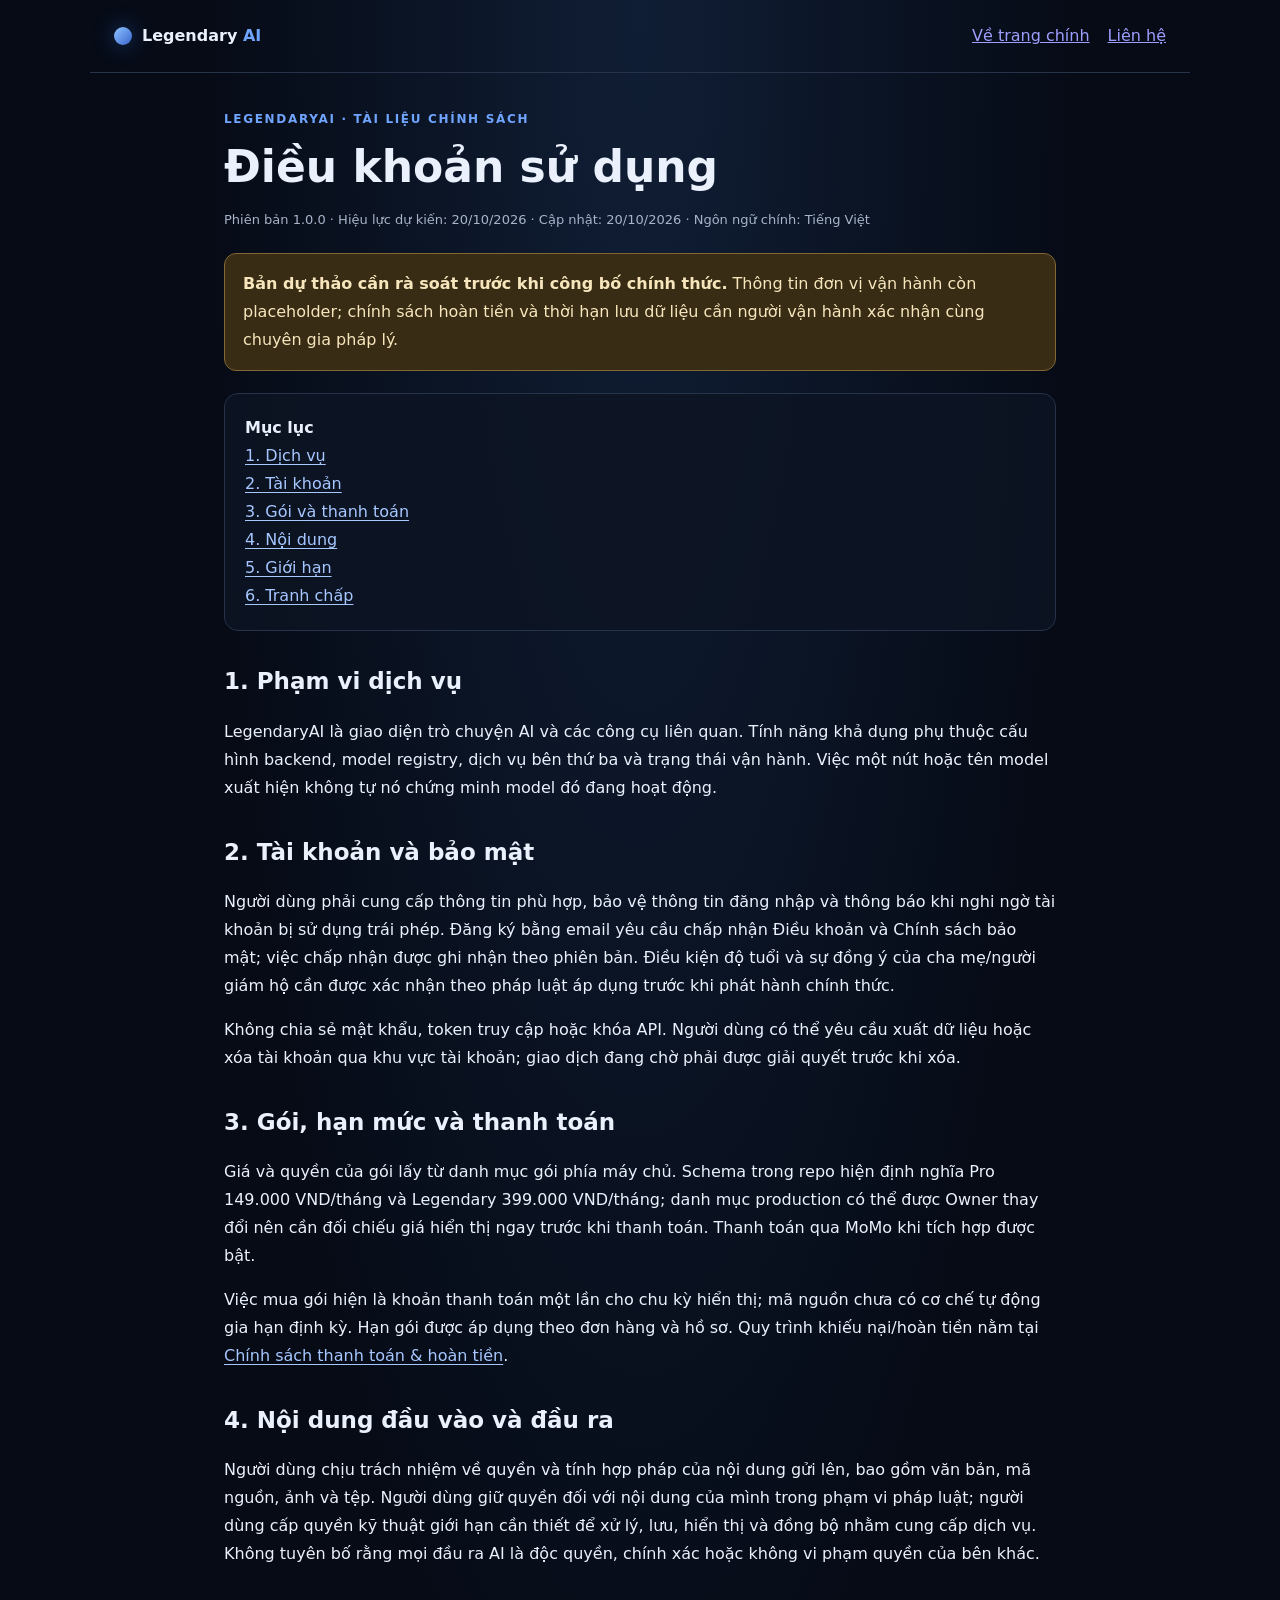
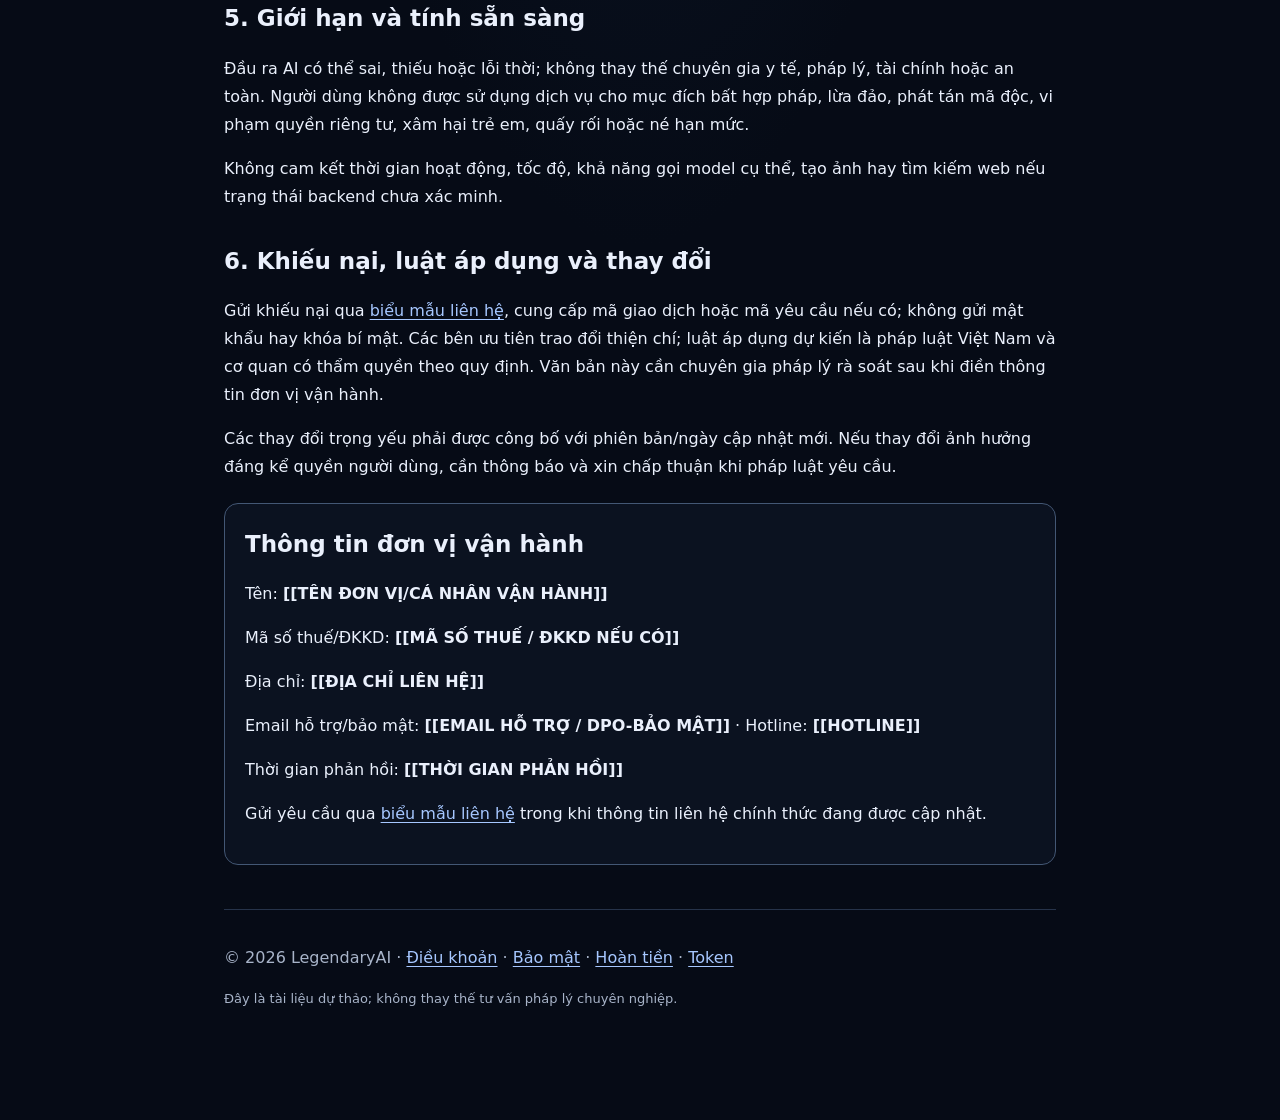
<file: legal/terms.html>
<!doctype html>
<html lang="vi"><head><meta charset="utf-8"><meta name="viewport" content="width=device-width, initial-scale=1">
<title>Điều khoản sử dụng — LegendaryAI</title><meta name="description" content="Điều khoản sử dụng của LegendaryAI. Bản tiếng Việt, phiên bản 1.0.0.">
<link rel="canonical" href="https://legendaryai.vercel.app/terms"><link rel="stylesheet" href="/legal/legal.css"><meta name="robots" content="index,follow"></head>
<body><header class="legal-top"><a class="brand" href="/"><span class="orb"></span><span>Legendary <b>AI</b></span></a><nav><a href="/">Về trang chính</a><a href="/contact">Liên hệ</a></nav></header>
<main class="legal-wrap"><p class="eyebrow">LEGENDARYAI · TÀI LIỆU CHÍNH SÁCH</p><h1>Điều khoản sử dụng</h1><div class="meta">Phiên bản 1.0.0 · Hiệu lực dự kiến: 20/10/2026 · Cập nhật: 20/10/2026 · Ngôn ngữ chính: Tiếng Việt</div>
<div class="draft-warning"><strong>Bản dự thảo cần rà soát trước khi công bố chính thức.</strong> Thông tin đơn vị vận hành còn placeholder; chính sách hoàn tiền và thời hạn lưu dữ liệu cần người vận hành xác nhận cùng chuyên gia pháp lý.</div>
<nav class="toc" aria-label="Mục lục"><strong>Mục lục</strong><a href="#service">1. Dịch vụ</a><a href="#account">2. Tài khoản</a><a href="#plans">3. Gói và thanh toán</a><a href="#content">4. Nội dung</a><a href="#limits">5. Giới hạn</a><a href="#disputes">6. Tranh chấp</a></nav><section id="service"><h2>1. Phạm vi dịch vụ</h2><p>LegendaryAI là giao diện trò chuyện AI và các công cụ liên quan. Tính năng khả dụng phụ thuộc cấu hình backend, model registry, dịch vụ bên thứ ba và trạng thái vận hành. Việc một nút hoặc tên model xuất hiện không tự nó chứng minh model đó đang hoạt động.</p></section>
<section id="account"><h2>2. Tài khoản và bảo mật</h2><p>Người dùng phải cung cấp thông tin phù hợp, bảo vệ thông tin đăng nhập và thông báo khi nghi ngờ tài khoản bị sử dụng trái phép. Đăng ký bằng email yêu cầu chấp nhận Điều khoản và Chính sách bảo mật; việc chấp nhận được ghi nhận theo phiên bản. Điều kiện độ tuổi và sự đồng ý của cha mẹ/người giám hộ cần được xác nhận theo pháp luật áp dụng trước khi phát hành chính thức.</p><p>Không chia sẻ mật khẩu, token truy cập hoặc khóa API. Người dùng có thể yêu cầu xuất dữ liệu hoặc xóa tài khoản qua khu vực tài khoản; giao dịch đang chờ phải được giải quyết trước khi xóa.</p></section>
<section id="plans"><h2>3. Gói, hạn mức và thanh toán</h2><p>Giá và quyền của gói lấy từ danh mục gói phía máy chủ. Schema trong repo hiện định nghĩa Pro 149.000 VND/tháng và Legendary 399.000 VND/tháng; danh mục production có thể được Owner thay đổi nên cần đối chiếu giá hiển thị ngay trước khi thanh toán. Thanh toán qua MoMo khi tích hợp được bật.</p><p>Việc mua gói hiện là khoản thanh toán một lần cho chu kỳ hiển thị; mã nguồn chưa có cơ chế tự động gia hạn định kỳ. Hạn gói được áp dụng theo đơn hàng và hồ sơ. Quy trình khiếu nại/hoàn tiền nằm tại <a href="/refund">Chính sách thanh toán & hoàn tiền</a>.</p></section>
<section id="content"><h2>4. Nội dung đầu vào và đầu ra</h2><p>Người dùng chịu trách nhiệm về quyền và tính hợp pháp của nội dung gửi lên, bao gồm văn bản, mã nguồn, ảnh và tệp. Người dùng giữ quyền đối với nội dung của mình trong phạm vi pháp luật; người dùng cấp quyền kỹ thuật giới hạn cần thiết để xử lý, lưu, hiển thị và đồng bộ nhằm cung cấp dịch vụ. Không tuyên bố rằng mọi đầu ra AI là độc quyền, chính xác hoặc không vi phạm quyền của bên khác.</p></section>
<section id="limits"><h2>5. Giới hạn và tính sẵn sàng</h2><p>Đầu ra AI có thể sai, thiếu hoặc lỗi thời; không thay thế chuyên gia y tế, pháp lý, tài chính hoặc an toàn. Người dùng không được sử dụng dịch vụ cho mục đích bất hợp pháp, lừa đảo, phát tán mã độc, vi phạm quyền riêng tư, xâm hại trẻ em, quấy rối hoặc né hạn mức.</p><p>Không cam kết thời gian hoạt động, tốc độ, khả năng gọi model cụ thể, tạo ảnh hay tìm kiếm web nếu trạng thái backend chưa xác minh.</p></section>
<section id="disputes"><h2>6. Khiếu nại, luật áp dụng và thay đổi</h2><p>Gửi khiếu nại qua <a href="/contact">biểu mẫu liên hệ</a>, cung cấp mã giao dịch hoặc mã yêu cầu nếu có; không gửi mật khẩu hay khóa bí mật. Các bên ưu tiên trao đổi thiện chí; luật áp dụng dự kiến là pháp luật Việt Nam và cơ quan có thẩm quyền theo quy định. Văn bản này cần chuyên gia pháp lý rà soát sau khi điền thông tin đơn vị vận hành.</p><p>Các thay đổi trọng yếu phải được công bố với phiên bản/ngày cập nhật mới. Nếu thay đổi ảnh hưởng đáng kể quyền người dùng, cần thông báo và xin chấp thuận khi pháp luật yêu cầu.</p></section>
<section class="operator"><h2>Thông tin đơn vị vận hành</h2><p>Tên: <strong>[[TÊN ĐƠN VỊ/CÁ NHÂN VẬN HÀNH]]</strong></p><p>Mã số thuế/ĐKKD: <strong>[[MÃ SỐ THUẾ / ĐKKD NẾU CÓ]]</strong></p><p>Địa chỉ: <strong>[[ĐỊA CHỈ LIÊN HỆ]]</strong></p><p>Email hỗ trợ/bảo mật: <strong>[[EMAIL HỖ TRỢ / DPO-BẢO MẬT]]</strong> · Hotline: <strong>[[HOTLINE]]</strong></p><p>Thời gian phản hồi: <strong>[[THỜI GIAN PHẢN HỒI]]</strong></p><p>Gửi yêu cầu qua <a href="/contact">biểu mẫu liên hệ</a> trong khi thông tin liên hệ chính thức đang được cập nhật.</p></section>
<footer><p>© 2026 LegendaryAI · <a href="/terms">Điều khoản</a> · <a href="/privacy">Bảo mật</a> · <a href="/refund">Hoàn tiền</a> · <a href="/token-policy">Token</a></p><p class="small">Đây là tài liệu dự thảo; không thay thế tư vấn pháp lý chuyên nghiệp.</p></footer></main></body></html>
</file>
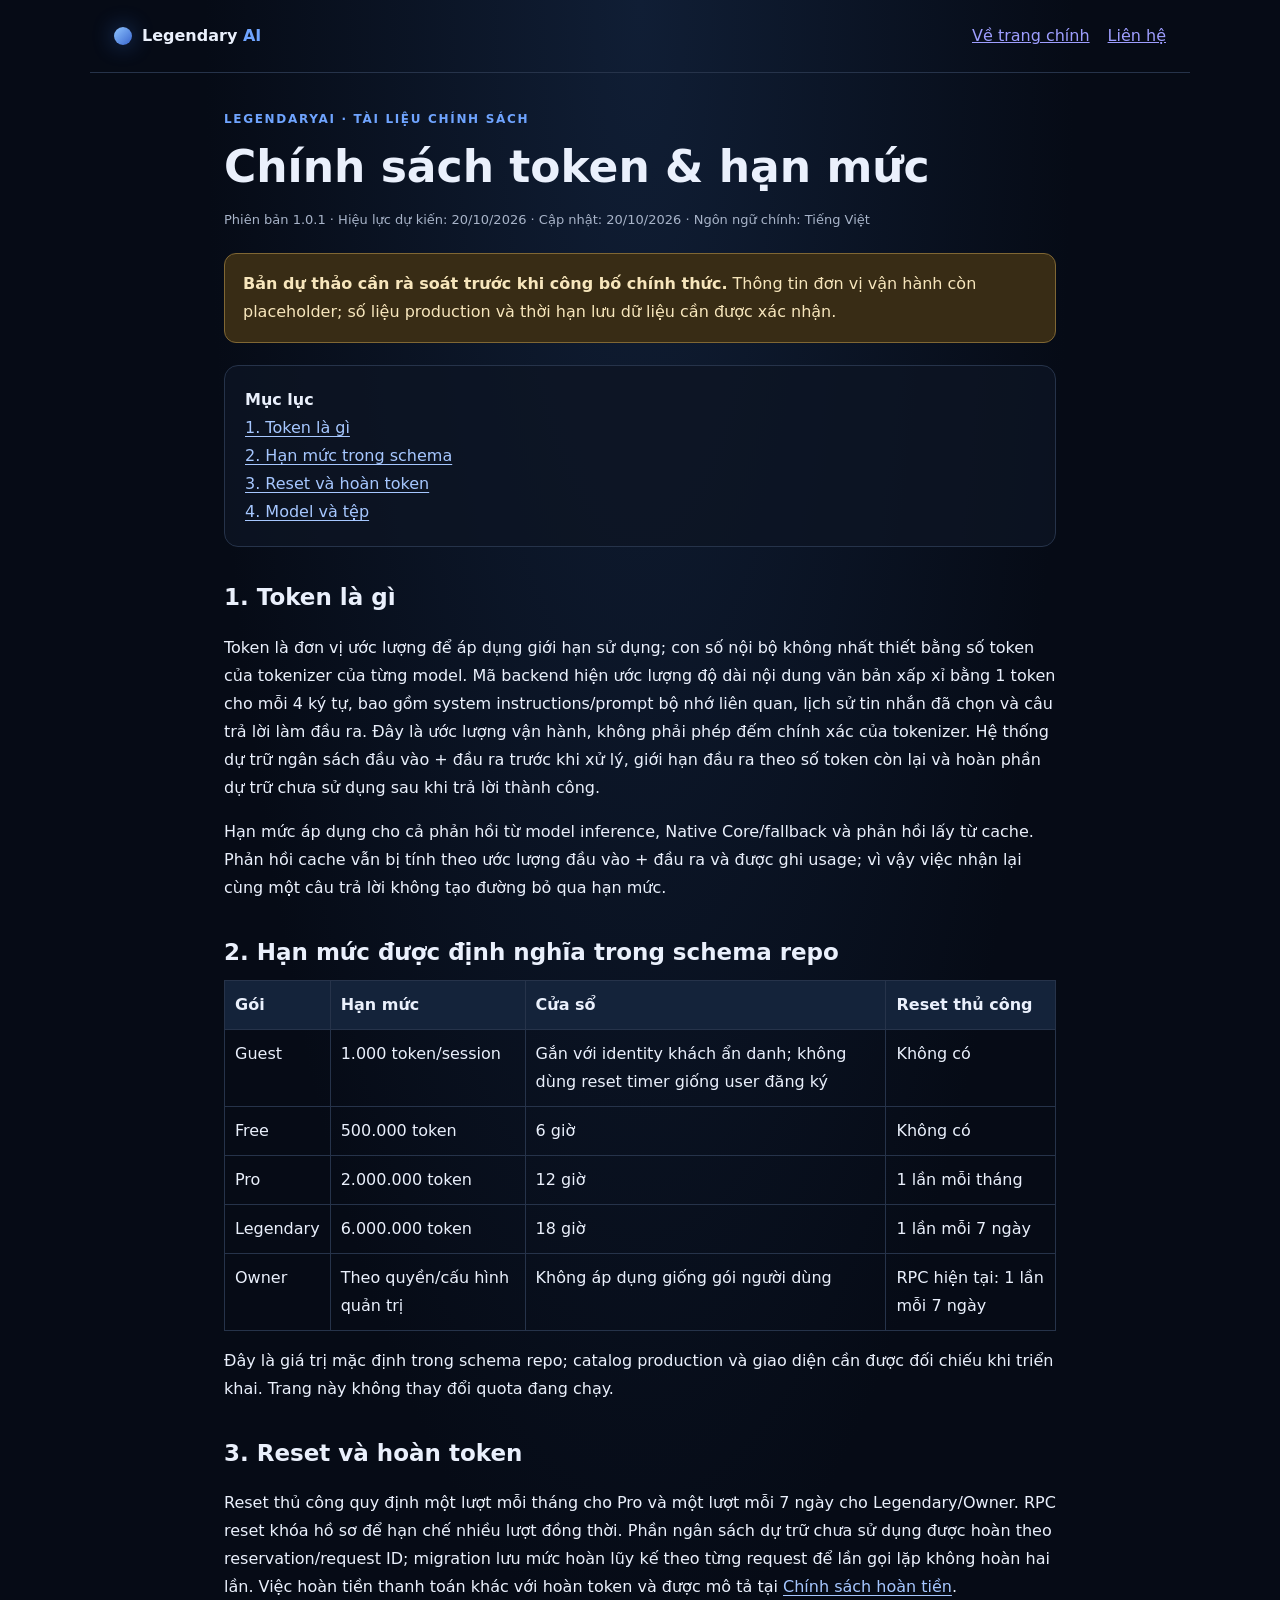
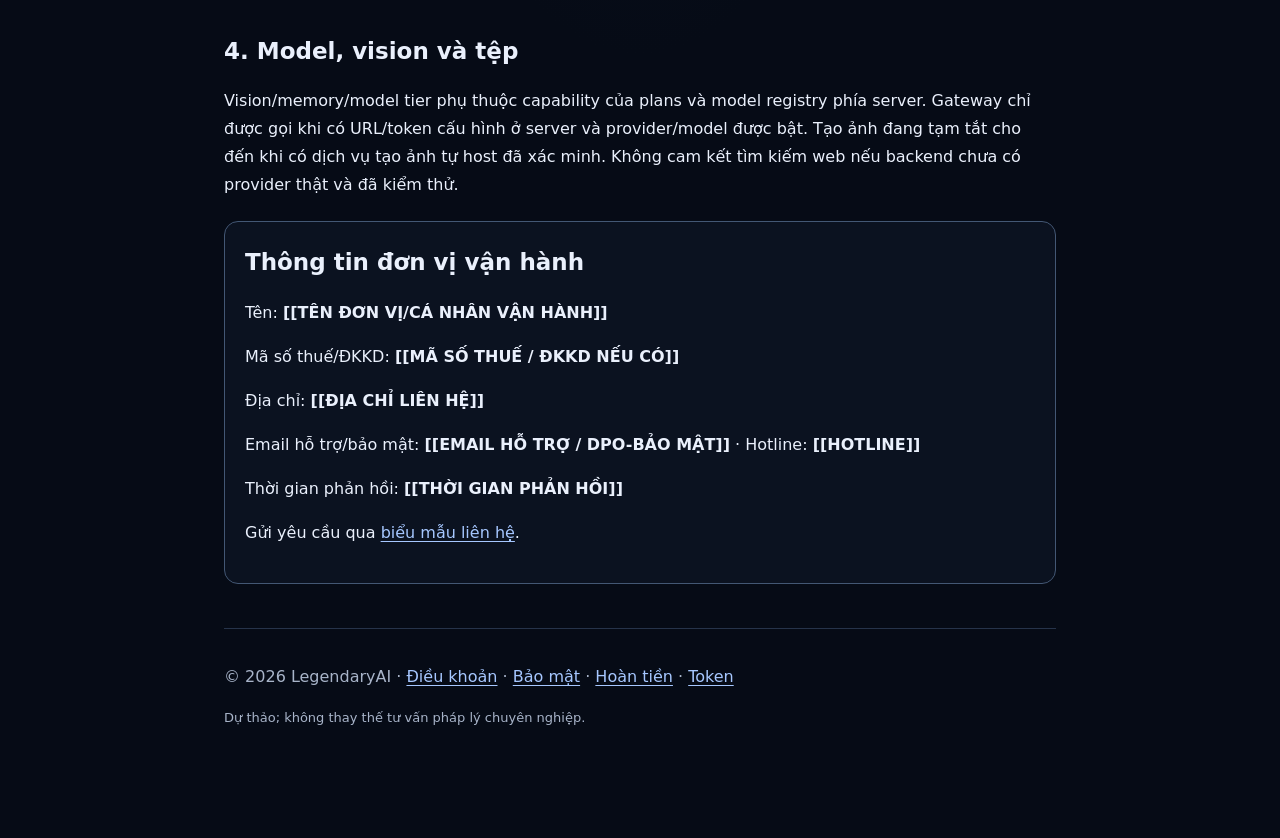
<file: legal/token-policy.html>
<!doctype html>
<html lang="vi"><head><meta charset="utf-8"><meta name="viewport" content="width=device-width, initial-scale=1"><title>Chính sách token & hạn mức — LegendaryAI</title><meta name="description" content="Chính sách token & hạn mức của LegendaryAI. Bản tiếng Việt, phiên bản 1.0.1."><link rel="canonical" href="https://legendaryai.vercel.app/token-policy"><link rel="stylesheet" href="/legal/legal.css"><meta name="robots" content="index,follow"></head>
<body><header class="legal-top"><a class="brand" href="/"><span class="orb"></span><span>Legendary <b>AI</b></span></a><nav><a href="/">Về trang chính</a><a href="/contact">Liên hệ</a></nav></header><main class="legal-wrap"><p class="eyebrow">LEGENDARYAI · TÀI LIỆU CHÍNH SÁCH</p><h1>Chính sách token & hạn mức</h1><div class="meta">Phiên bản 1.0.1 · Hiệu lực dự kiến: 20/10/2026 · Cập nhật: 20/10/2026 · Ngôn ngữ chính: Tiếng Việt</div><div class="draft-warning"><strong>Bản dự thảo cần rà soát trước khi công bố chính thức.</strong> Thông tin đơn vị vận hành còn placeholder; số liệu production và thời hạn lưu dữ liệu cần được xác nhận.</div><nav class="toc" aria-label="Mục lục"><strong>Mục lục</strong><a href="#token">1. Token là gì</a><a href="#limits">2. Hạn mức trong schema</a><a href="#resets">3. Reset và hoàn token</a><a href="#engines">4. Model và tệp</a></nav><section id="token"><h2>1. Token là gì</h2><p>Token là đơn vị ước lượng để áp dụng giới hạn sử dụng; con số nội bộ không nhất thiết bằng số token của tokenizer của từng model. Mã backend hiện ước lượng độ dài nội dung văn bản xấp xỉ bằng 1 token cho mỗi 4 ký tự, bao gồm system instructions/prompt bộ nhớ liên quan, lịch sử tin nhắn đã chọn và câu trả lời làm đầu ra. Đây là ước lượng vận hành, không phải phép đếm chính xác của tokenizer. Hệ thống dự trữ ngân sách đầu vào + đầu ra trước khi xử lý, giới hạn đầu ra theo số token còn lại và hoàn phần dự trữ chưa sử dụng sau khi trả lời thành công.</p><p>Hạn mức áp dụng cho cả phản hồi từ model inference, Native Core/fallback và phản hồi lấy từ cache. Phản hồi cache vẫn bị tính theo ước lượng đầu vào + đầu ra và được ghi usage; vì vậy việc nhận lại cùng một câu trả lời không tạo đường bỏ qua hạn mức.</p></section>
<section id="limits"><h2>2. Hạn mức được định nghĩa trong schema repo</h2><table><thead><tr><th>Gói</th><th>Hạn mức</th><th>Cửa sổ</th><th>Reset thủ công</th></tr></thead><tbody><tr><td>Guest</td><td>1.000 token/session</td><td>Gắn với identity khách ẩn danh; không dùng reset timer giống user đăng ký</td><td>Không có</td></tr><tr><td>Free</td><td>500.000 token</td><td>6 giờ</td><td>Không có</td></tr><tr><td>Pro</td><td>2.000.000 token</td><td>12 giờ</td><td>1 lần mỗi tháng</td></tr><tr><td>Legendary</td><td>6.000.000 token</td><td>18 giờ</td><td>1 lần mỗi 7 ngày</td></tr><tr><td>Owner</td><td>Theo quyền/cấu hình quản trị</td><td>Không áp dụng giống gói người dùng</td><td>RPC hiện tại: 1 lần mỗi 7 ngày</td></tr></tbody></table><p>Đây là giá trị mặc định trong schema repo; catalog production và giao diện cần được đối chiếu khi triển khai. Trang này không thay đổi quota đang chạy.</p></section>
<section id="resets"><h2>3. Reset và hoàn token</h2><p>Reset thủ công quy định một lượt mỗi tháng cho Pro và một lượt mỗi 7 ngày cho Legendary/Owner. RPC reset khóa hồ sơ để hạn chế nhiều lượt đồng thời. Phần ngân sách dự trữ chưa sử dụng được hoàn theo reservation/request ID; migration lưu mức hoàn lũy kế theo từng request để lần gọi lặp không hoàn hai lần. Việc hoàn tiền thanh toán khác với hoàn token và được mô tả tại <a href="/refund">Chính sách hoàn tiền</a>.</p></section>
<section id="engines"><h2>4. Model, vision và tệp</h2><p>Vision/memory/model tier phụ thuộc capability của plans và model registry phía server. Gateway chỉ được gọi khi có URL/token cấu hình ở server và provider/model được bật. Tạo ảnh đang tạm tắt cho đến khi có dịch vụ tạo ảnh tự host đã xác minh. Không cam kết tìm kiếm web nếu backend chưa có provider thật và đã kiểm thử.</p></section>
<section class="operator"><h2>Thông tin đơn vị vận hành</h2><p>Tên: <strong>[[TÊN ĐƠN VỊ/CÁ NHÂN VẬN HÀNH]]</strong></p><p>Mã số thuế/ĐKKD: <strong>[[MÃ SỐ THUẾ / ĐKKD NẾU CÓ]]</strong></p><p>Địa chỉ: <strong>[[ĐỊA CHỈ LIÊN HỆ]]</strong></p><p>Email hỗ trợ/bảo mật: <strong>[[EMAIL HỖ TRỢ / DPO-BẢO MẬT]]</strong> · Hotline: <strong>[[HOTLINE]]</strong></p><p>Thời gian phản hồi: <strong>[[THỜI GIAN PHẢN HỒI]]</strong></p><p>Gửi yêu cầu qua <a href="/contact">biểu mẫu liên hệ</a>.</p></section><footer><p>© 2026 LegendaryAI · <a href="/terms">Điều khoản</a> · <a href="/privacy">Bảo mật</a> · <a href="/refund">Hoàn tiền</a> · <a href="/token-policy">Token</a></p><p class="small">Dự thảo; không thay thế tư vấn pháp lý chuyên nghiệp.</p></footer></main></body></html>
</file>
<file: legal/legal.css>
:root{color-scheme:dark;--bg:#060b16;--panel:#0d1524;--ink:#eaf0fc;--muted:#a8b4c9;--line:#26334a;--accent:#6fa4ff;--warn:#382c15}*{box-sizing:border-box}body{margin:0;background:radial-gradient(ellipse at top,#101e35 0,var(--bg) 48%);color:var(--ink);font:16px/1.75 Inter,ui-sans-serif,system-ui,-apple-system,"Segoe UI",sans-serif}.legal-top{max-width:1100px;margin:auto;padding:22px 24px;display:flex;align-items:center;justify-content:space-between;border-bottom:1px solid var(--line)}.brand{color:var(--ink);text-decoration:none;display:flex;gap:10px;align-items:center;font-weight:750}.brand b{color:var(--accent)}.orb{width:18px;height:18px;border-radius:50%;display:inline-block;background:linear-gradient(135deg,#8fc5ff,#3865ce);box-shadow:0 0 22px #417ff477}.legal-top nav{display:flex;gap:18px}.legal-wrap{max-width:880px;margin:36px auto;padding:0 24px 60px}.eyebrow{font-size:12px;letter-spacing:.14em;color:var(--accent);font-weight:700}.legal-wrap h1{font-size:clamp(30px,5vw,44px);line-height:1.15;margin:8px 0 16px}.meta,.small{color:var(--muted);font-size:13px}.draft-warning{margin:22px 0;padding:16px 18px;border:1px solid #806734;background:var(--warn);border-radius:12px;color:#f7e6bc}.toc,.operator,.legal-card{border:1px solid var(--line);background:#0d1524cc;border-radius:14px;padding:20px;margin:22px 0}.toc a{display:block}.legal-wrap h2{margin:30px 0 8px;font-size:23px}.legal-wrap h3{font-size:18px}.legal-wrap a{color:#a6c7ff;text-underline-offset:3px}.legal-wrap a:hover{color:#fff}.legal-wrap table{border-collapse:collapse;width:100%;display:block;overflow:auto}.legal-wrap th,.legal-wrap td{border:1px solid var(--line);padding:10px;text-align:left;vertical-align:top}.legal-wrap th{background:#14233a}.legal-wrap li{margin:7px 0}.operator{border-color:#435774}.operator h2{margin-top:0}.operator strong{overflow-wrap:anywhere}.legal-wrap footer{border-top:1px solid var(--line);margin-top:44px;padding-top:18px;color:var(--muted)}.contact-form{display:grid;gap:14px}.contact-form label{display:grid;gap:6px}.contact-form input,.contact-form select,.contact-form textarea{background:#08101e;border:1px solid #35435b;border-radius:9px;color:var(--ink);padding:11px;width:100%}.contact-form textarea{min-height:180px;resize:vertical}.contact-form button{border:0;border-radius:9px;background:#4d7fe8;color:white;font-weight:700;padding:12px 16px;cursor:pointer}.status{padding:10px;border-radius:8px;background:#14233a}.status[hidden]{display:none}@media(max-width:600px){.legal-top{align-items:flex-start;gap:12px;flex-direction:column}.legal-wrap{padding:0 16px 36px;margin:24px auto}.toc,.operator,.legal-card{padding:15px}.legal-wrap h2{font-size:20px}}
</file>
